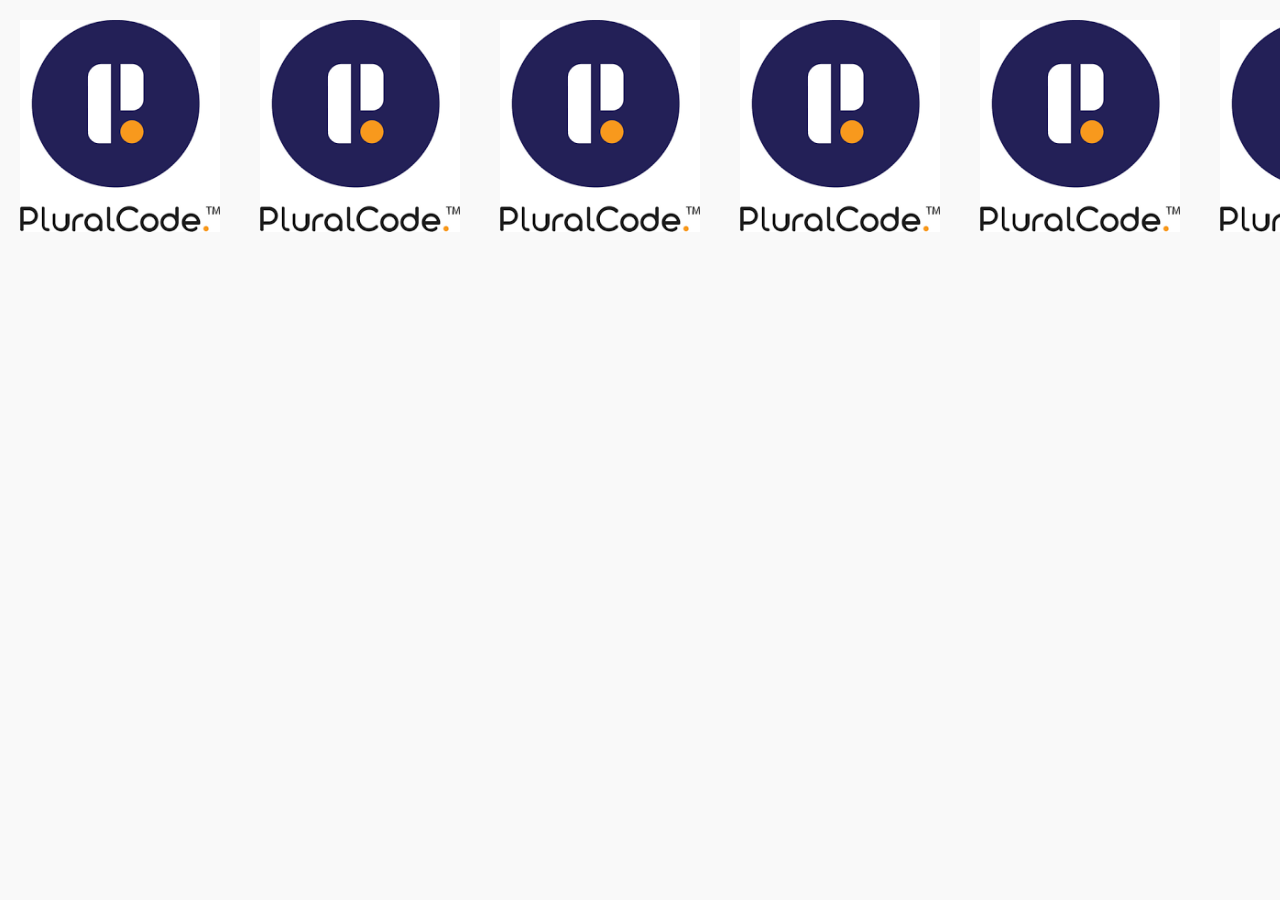
<file: index.html>
<!DOCTYPE html>
<html lang="en">
  <head>
    <meta charset="UTF-8" />
    <meta name="viewport" content="width=device-width, initial-scale=1.0" />
    <title>Continuous Partners Logo Slider</title>
    <style>
      /* Styling the body */
      body {
        font-family: Arial, sans-serif;
        margin: 0;
        padding: 0;
        background-color: #f9f9f9;
      }

      /* Logo slider container */
      .logo-slider {
        width: 100%;
        overflow: hidden;
        background-color: #f9f9f9;
        padding: 20px 0;
        box-sizing: border-box;
      }

      /* Logo track container with animation */
      .logo-track {
        display: flex;
        width: max-content;
        animation: scroll 15s linear infinite;
      }

      /* Individual logo styling */
      .logo {
        width: 200px;
        flex-shrink: 0;
        padding: 0 20px;
      }

      /* Logo image styling */
      .logo img {
        width: 100%;
        height: 100%;
        display: block;
        object-fit: cover;
      }

      /* Keyframes for continuous scrolling */
      @keyframes scroll {
        0% {
          transform: translateX(0);
        }
        100% {
          transform: translateX(-50%);
        }
      }
    </style>
  </head>
  <body>
    <div class="logo-slider">
      <div class="logo-track">
        <!-- First set of logos -->
        <div class="logo"><img src="img/image.png" alt="Partner 1" /></div>
        <div class="logo"><img src="img/image.png" alt="Partner 2" /></div>
        <div class="logo"><img src="img/image.png" alt="Partner 3" /></div>
        <div class="logo"><img src="img/image.png" alt="Partner 4" /></div>
        <div class="logo"><img src="img/image.png" alt="Partner 5" /></div>
        <div class="logo"><img src="img/image.png" alt="Partner 6" /></div>

        <!-- Duplicate set of logos for seamless effect -->
        <div class="logo"><img src="img/image.png" alt="Partner 1" /></div>
        <div class="logo"><img src="img/image.png" alt="Partner 2" /></div>
        <div class="logo"><img src="img/image.png" alt="Partner 3" /></div>
        <div class="logo"><img src="img/image.png" alt="Partner 4" /></div>
        <div class="logo"><img src="img/image.png" alt="Partner 5" /></div>
        <div class="logo"><img src="img/image.png" alt="Partner 6" /></div>
      </div>
    </div>
  </body>
</html>
</file>
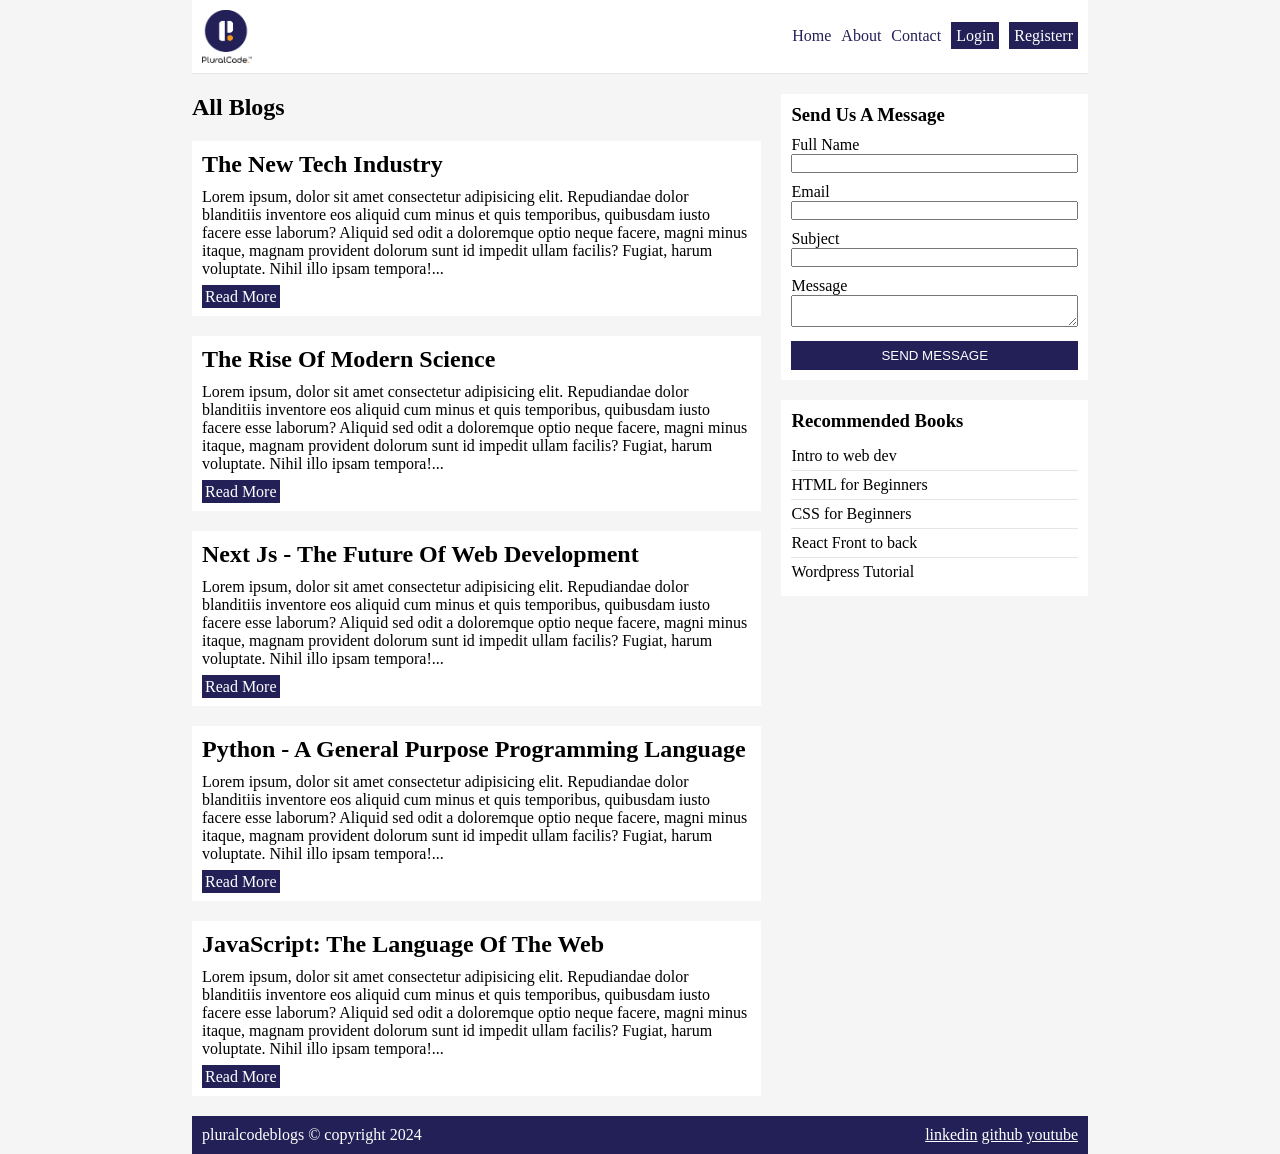
<file: blog/index.html>
<!DOCTYPE html>
<html lang="en">
  <head>
    <meta charset="UTF-8" />
    <meta name="viewport" content="width=device-width, initial-scale=1.0" />
    <title>PluralCode Blog</title>
    <link rel="stylesheet" href="style.css" />
  </head>
  <body>
    <div class="container">
      <nav>
        <img src="image.png" alt="" width="50px" />
        <ul>
          <li><a href="">Home</a></li>
          <li><a href="">About</a></li>
          <li><a href="">Contact</a></li>
          <li><a href="">Login</a></li>
          <li><a href="">Registerr</a></li>
        </ul>
      </nav>
      <section>
        <main>
          <h1>All Blogs</h1>
          <div>
            <article>
              <h2>The New Tech Industry</h2>
              <p>
                Lorem ipsum, dolor sit amet consectetur adipisicing elit.
                Repudiandae dolor blanditiis inventore eos aliquid cum minus et
                quis temporibus, quibusdam iusto facere esse laborum? Aliquid
                sed odit a doloremque optio neque facere, magni minus itaque,
                magnam provident dolorum sunt id impedit ullam facilis? Fugiat,
                harum voluptate. Nihil illo ipsam tempora!...
              </p>
              <a href="">Read More</a>
            </article>
            <article>
              <h2>The Rise Of Modern Science</h2>
              <p>
                Lorem ipsum, dolor sit amet consectetur adipisicing elit.
                Repudiandae dolor blanditiis inventore eos aliquid cum minus et
                quis temporibus, quibusdam iusto facere esse laborum? Aliquid
                sed odit a doloremque optio neque facere, magni minus itaque,
                magnam provident dolorum sunt id impedit ullam facilis? Fugiat,
                harum voluptate. Nihil illo ipsam tempora!...
              </p>
              <a href="">Read More</a>
            </article>
            <article>
              <h2>Next Js - The Future Of Web Development</h2>
              <p>
                Lorem ipsum, dolor sit amet consectetur adipisicing elit.
                Repudiandae dolor blanditiis inventore eos aliquid cum minus et
                quis temporibus, quibusdam iusto facere esse laborum? Aliquid
                sed odit a doloremque optio neque facere, magni minus itaque,
                magnam provident dolorum sunt id impedit ullam facilis? Fugiat,
                harum voluptate. Nihil illo ipsam tempora!...
              </p>
              <a href="">Read More</a>
            </article>
            <article>
              <h2>Python - A General Purpose Programming Language</h2>
              <p>
                Lorem ipsum, dolor sit amet consectetur adipisicing elit.
                Repudiandae dolor blanditiis inventore eos aliquid cum minus et
                quis temporibus, quibusdam iusto facere esse laborum? Aliquid
                sed odit a doloremque optio neque facere, magni minus itaque,
                magnam provident dolorum sunt id impedit ullam facilis? Fugiat,
                harum voluptate. Nihil illo ipsam tempora!...
              </p>
              <a href="">Read More</a>
            </article>
            <article>
              <h2>JavaScript: The Language Of The Web</h2>
              <p>
                Lorem ipsum, dolor sit amet consectetur adipisicing elit.
                Repudiandae dolor blanditiis inventore eos aliquid cum minus et
                quis temporibus, quibusdam iusto facere esse laborum? Aliquid
                sed odit a doloremque optio neque facere, magni minus itaque,
                magnam provident dolorum sunt id impedit ullam facilis? Fugiat,
                harum voluptate. Nihil illo ipsam tempora!...
              </p>
              <a href="">Read More</a>
            </article>
          </div>
        </main>
        <aside>
          <form action="">
            <!-- <fieldset>
              <legend><h4>Send Us A Message</h4></legend> -->
            <h3 style="margin-bottom: 10px">Send Us A Message</h3>
            <label for="">Full Name</label><br />
            <input type="text" />
            <label for="">Email</label><br />
            <input type="text" />
            <label for="">Subject</label><br />
            <input type="text" />
            <label for="">Message</label><br />
            <textarea name="" id=""></textarea>
            <button>SEND MESSAGE</button>
            <!-- </fieldset> -->
          </form>
          <ul>
            <h3 style="margin-bottom: 10px">Recommended Books</h3>
            <li>Intro to web dev</li>
            <li>HTML for Beginners</li>
            <li>CSS for Beginners</li>
            <li>React Front to back</li>
            <li>Wordpress Tutorial</li>
          </ul>
        </aside>
      </section>
      <footer>
        <p>pluralcodeblogs &copy; copyright 2024</p>
        <div>
          <a href="htpps://www.linkedin.com">linkedin</a>
          <a href="https://www.github.com">github</a>
          <a href="https://www.youtube.com">youtube</a>
        </div>
      </footer>
    </div>
  </body>
</html>
</file>
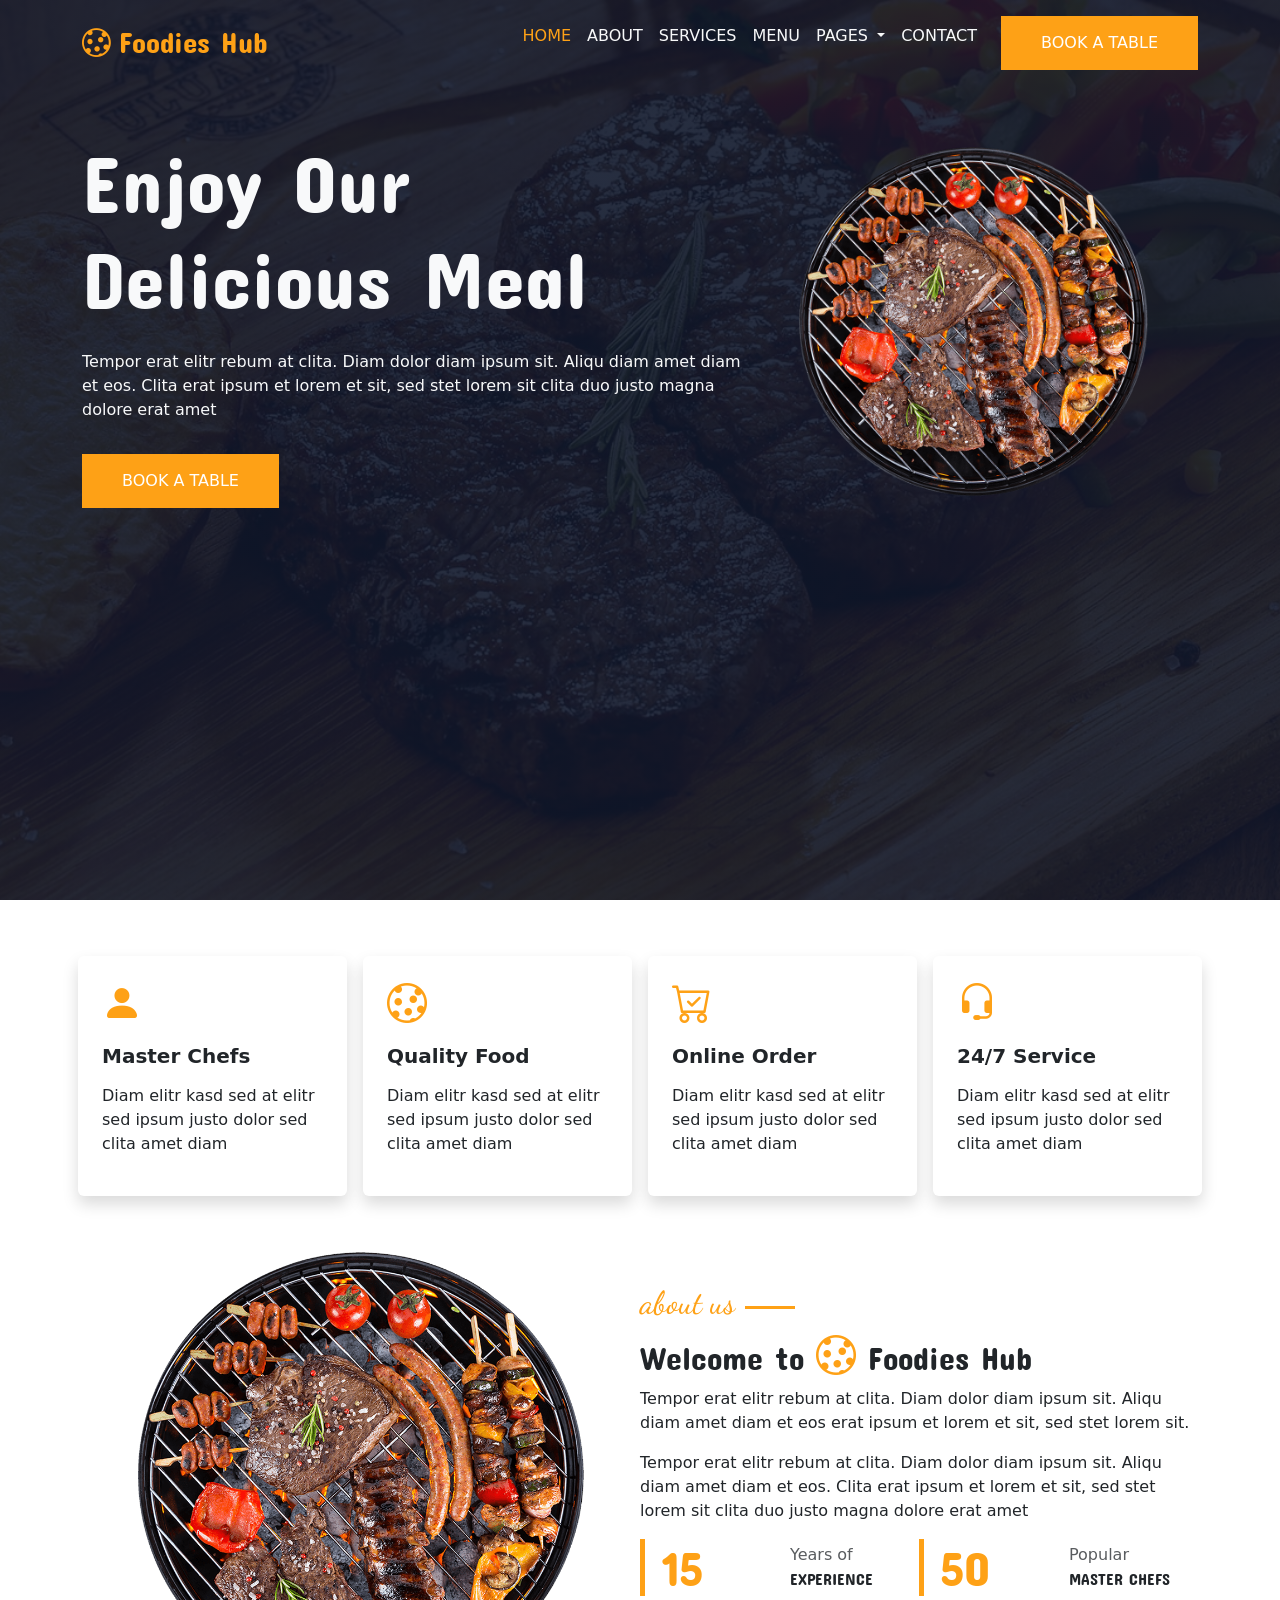
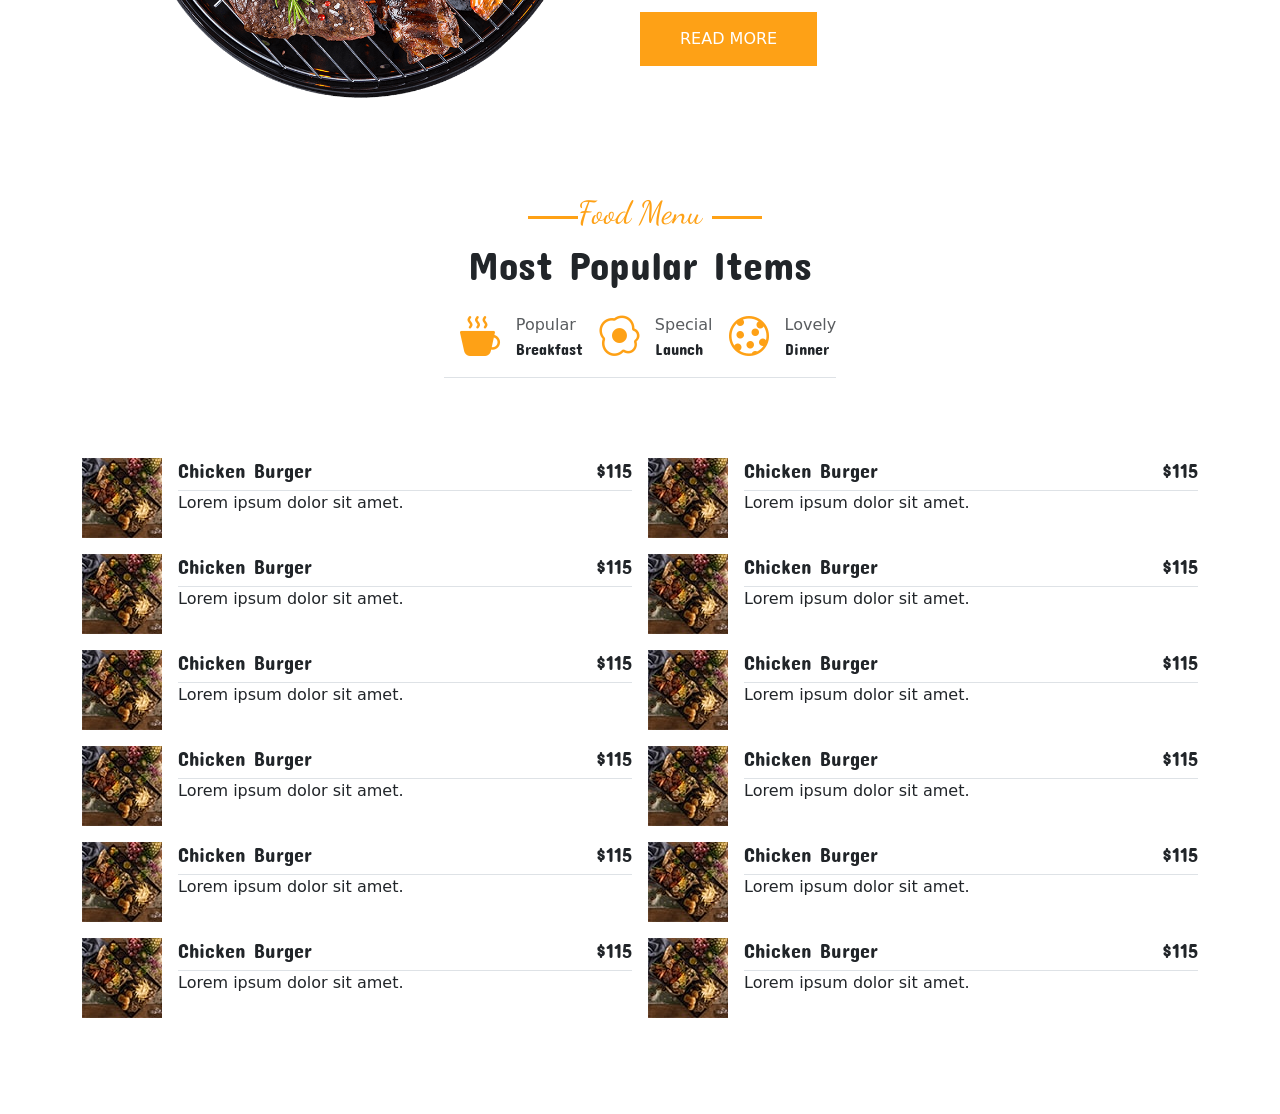
<file: bootstrap_project/index.html>
<!DOCTYPE html>
<html lang="en">
  <head>
    <meta charset="utf-8" />
    <meta name="viewport" content="width=device-width, initial-scale=1" />
    <title>Foodies Hub</title>
    <link
      href="https://cdn.jsdelivr.net/npm/bootstrap@5.3.3/dist/css/bootstrap.min.css"
      rel="stylesheet"
      integrity="sha384-QWTKZyjpPEjISv5WaRU9OFeRpok6YctnYmDr5pNlyT2bRjXh0JMhjY6hW+ALEwIH"
      crossorigin="anonymous"
    />
    <link
      rel="stylesheet"
      href="https://cdn.jsdelivr.net/npm/bootstrap-icons@1.11.3/font/bootstrap-icons.min.css"
    />
    <link rel="stylesheet" href="style.css" />
  </head>
  <body>
    <header>
      <nav class="navbar navbar-expand-lg py-3">
        <div class="container">
          <a class="navbar-brand text-light" href="#"
            ><i class="bi bi-cookie"></i
            ><span class="ms-2 custom-text2">Foodies Hub</span></a
          >
          <button
            class="navbar-toggler border border-light"
            type="button"
            data-bs-toggle="collapse"
            data-bs-target="#navbarSupportedContent"
            aria-controls="navbarSupportedContent"
            aria-expanded="false"
            aria-label="Toggle navigation"
          >
            <span class="navbar-toggler-icon"></span>
          </button>
          <div class="collapse navbar-collapse" id="navbarSupportedContent">
            <ul
              class="navbar-nav me-auto mb-2 mb-lg-0 d-flex justify-content-end w-100"
            >
              <li class="nav-item">
                <a
                  class="nav-link text-light active"
                  aria-current="page"
                  href="#"
                  >HOME</a
                >
              </li>
              <li class="nav-item">
                <a class="nav-link text-light" href="#">ABOUT</a>
              </li>
              <li class="nav-item">
                <a class="nav-link text-light" href="#">SERVICES</a>
              </li>
              <li class="nav-item">
                <a class="nav-link text-light" href="#">MENU</a>
              </li>
              <li class="nav-item dropdown">
                <a
                  class="nav-link text-light dropdown-toggle"
                  href="#"
                  role="button"
                  data-bs-toggle="dropdown"
                  aria-expanded="false"
                >
                  PAGES
                </a>
                <ul class="dropdown-menu">
                  <li><a class="dropdown-item" href="#">Action</a></li>
                  <li><a class="dropdown-item" href="#">Another action</a></li>
                  <li><hr class="dropdown-divider" /></li>
                  <li>
                    <a class="dropdown-item" href="#">Something else here</a>
                  </li>
                </ul>
              </li>
              <li class="nav-item">
                <a class="nav-link text-light" aria-disabled="true">CONTACT</a>
              </li>
              <li class="nav-item">
                <a class="ms-3 btn btn-warning" aria-disabled="true"
                  >BOOK A TABLE</a
                >
              </li>
            </ul>
          </div>
        </div>
      </nav>
      <div
        class="mt-5 container text-light d-lg-flex d-block align-items-center"
      >
        <div class="text-cont text-lg-start text-center">
          <h1 class="display-1 custom-text2">
            Enjoy Our <br />
            Delicious Meal
          </h1>
          <p class="py-3">
            Tempor erat elitr rebum at clita. Diam dolor diam ipsum sit. Aliqu
            diam amet diam et eos. Clita erat ipsum et lorem et sit, sed stet
            lorem sit clita duo justo magna dolore erat amet
          </p>
          <a href="" class="btn btn-warning">BOOK A TABLE</a>
        </div>
        <div class="image-cont">
          <img src="img/hero.png" alt="" class="hero-image" />
        </div>
      </div>
    </header>
    <div class="container py-5">
      <div class="row custom-row">
        <section class="col-xl-3 col-lg-6 col-12 p-2">
          <div class="shadow rounded p-4">
            <i class="bi bi-person-fill display-6"></i>
            <h5 class="fw-bold my-3">Master Chefs</h5>
            <p>
              Diam elitr kasd sed at elitr sed ipsum justo dolor sed clita amet
              diam
            </p>
          </div>
        </section>
        <section class="col-xl-3 col-lg-6 col-12 p-2">
          <div class="shadow rounded p-4">
            <i class="bi bi-cookie display-6"></i>
            <h5 class="fw-bold my-3">Quality Food</h5>
            <p>
              Diam elitr kasd sed at elitr sed ipsum justo dolor sed clita amet
              diam
            </p>
          </div>
        </section>
        <section class="col-xl-3 col-lg-6 col-12 p-2">
          <div class="shadow rounded p-4">
            <i class="bi bi-cart-check display-6"></i>
            <h5 class="fw-bold my-3">Online Order</h5>
            <p>
              Diam elitr kasd sed at elitr sed ipsum justo dolor sed clita amet
              diam
            </p>
          </div>
        </section>
        <section class="col-xl-3 col-lg-6 col-12 p-2">
          <div class="shadow rounded p-4">
            <i class="bi bi-headset display-6"></i>
            <h5 class="fw-bold my-3">24/7 Service</h5>
            <p>
              Diam elitr kasd sed at elitr sed ipsum justo dolor sed clita amet
              diam
            </p>
          </div>
        </section>
      </div>
    </div>
    <div
      class="container d-lg-flex d-block align-items-center welcome-container"
    >
      <div class="images">
        <img src="img/hero.png" alt="" width="80%" class="m-auto d-block" />
      </div>
      <div class="texts">
        <span class="custom-text about-us">
          <h2>about us</h2>
          <span class="line"></span
        ></span>
        <h2 class="custom-text2">
          Welcome to <i class="bi bi-cookie display-6 text-warning"></i> Foodies
          Hub
        </h2>
        <p>
          Tempor erat elitr rebum at clita. Diam dolor diam ipsum sit. Aliqu
          diam amet diam et eos erat ipsum et lorem et sit, sed stet lorem sit.
        </p>
        <p>
          Tempor erat elitr rebum at clita. Diam dolor diam ipsum sit. Aliqu
          diam amet diam et eos. Clita erat ipsum et lorem et sit, sed stet
          lorem sit clita duo justo magna dolore erat amet
        </p>
        <div class="d-lg-flex d-block align-items-center mb-3">
          <div class="custom-border d-flex align-items-center">
            <div class="custom-text2 text-warning display-5 ms-3">15</div>
            <div>
              <p class="p-0 m-0 text-muted">Years of</p>
              <p class="p-0 m-0 custom-text2">EXPERIENCE</p>
            </div>
          </div>
          <div class="custom-border d-flex align-items-center">
            <div class="custom-text2 text-warning display-5 ms-3">50</div>
            <div>
              <p class="p-0 m-0 text-muted">Popular</p>
              <p class="p-0 m-0 custom-text2">MASTER CHEFS</p>
            </div>
          </div>
        </div>
        <a href="" class="btn btn-warning">READ MORE</a>
      </div>
    </div>
    <div class="container food-menu my-5 py-5">
      <span class="d-flex align-items-center justify-content-center"
        ><div class="line"></div>
        <h2 class="custom-text text-warning">Food Menu</h2>
        <div class="line"></div
      ></span>
      <h1 class="custom-text2 text-center">Most Popular Items</h1>
      <div class="d-flex align-items-center justify-content-center">
        <div
          class="d-flex align-items-center justify-content-center mt-3 mb-3 border-bottom pb-3"
          style="width: fit-content"
        >
          <div class="d-flex align-items-center">
            <i class="bi bi-cup-hot-fill display-6 text-warning mx-3"></i>
            <div>
              <p class="p-0 m-0 text-muted">Popular</p>
              <p class="p-0 m-0 custom-text2">Breakfast</p>
            </div>
          </div>
          <div class="d-flex align-items-center">
            <i class="bi bi-egg-fried display-6 text-warning mx-3"></i>
            <div>
              <p class="p-0 m-0 text-muted">Special</p>
              <p class="p-0 m-0 custom-text2">Launch</p>
            </div>
          </div>
          <div class="d-flex align-items-center">
            <i class="bi bi-cookie display-6 text-warning mx-3"></i>
            <div>
              <p class="p-0 m-0 text-muted">Lovely</p>
              <p class="p-0 m-0 custom-text2">Dinner</p>
            </div>
          </div>
        </div>
      </div>
      <div class="row g-3 mt-5">
        <div class="col-lg-6 col-12 d-flex">
          <img src="img/menu.jpg" alt="" />
          <div style="flex: 1" class="ms-3">
            <div
              class="border-bottom d-flex align-items-center justify-content-between"
            >
              <h5 class="custom-text2">Chicken Burger</h5>
              <h5 class="custom-text2">$115</h5>
            </div>
            <p>Lorem ipsum dolor sit amet.</p>
          </div>
        </div>
        <div class="col-lg-6 col-12 d-flex">
          <img src="img/menu.jpg" alt="" />
          <div style="flex: 1" class="ms-3">
            <div
              class="border-bottom d-flex align-items-center justify-content-between"
            >
              <h5 class="custom-text2">Chicken Burger</h5>
              <h5 class="custom-text2">$115</h5>
            </div>
            <p>Lorem ipsum dolor sit amet.</p>
          </div>
        </div>
        <div class="col-lg-6 col-12 d-flex">
          <img src="img/menu.jpg" alt="" />
          <div style="flex: 1" class="ms-3">
            <div
              class="border-bottom d-flex align-items-center justify-content-between"
            >
              <h5 class="custom-text2">Chicken Burger</h5>
              <h5 class="custom-text2">$115</h5>
            </div>
            <p>Lorem ipsum dolor sit amet.</p>
          </div>
        </div>
        <div class="col-lg-6 col-12 d-flex">
          <img src="img/menu.jpg" alt="" />
          <div style="flex: 1" class="ms-3">
            <div
              class="border-bottom d-flex align-items-center justify-content-between"
            >
              <h5 class="custom-text2">Chicken Burger</h5>
              <h5 class="custom-text2">$115</h5>
            </div>
            <p>Lorem ipsum dolor sit amet.</p>
          </div>
        </div>
        <div class="col-lg-6 col-12 d-flex">
          <img src="img/menu.jpg" alt="" />
          <div style="flex: 1" class="ms-3">
            <div
              class="border-bottom d-flex align-items-center justify-content-between"
            >
              <h5 class="custom-text2">Chicken Burger</h5>
              <h5 class="custom-text2">$115</h5>
            </div>
            <p>Lorem ipsum dolor sit amet.</p>
          </div>
        </div>
        <div class="col-lg-6 col-12 d-flex">
          <img src="img/menu.jpg" alt="" />
          <div style="flex: 1" class="ms-3">
            <div
              class="border-bottom d-flex align-items-center justify-content-between"
            >
              <h5 class="custom-text2">Chicken Burger</h5>
              <h5 class="custom-text2">$115</h5>
            </div>
            <p>Lorem ipsum dolor sit amet.</p>
          </div>
        </div>
        <div class="col-lg-6 col-12 d-flex">
          <img src="img/menu.jpg" alt="" />
          <div style="flex: 1" class="ms-3">
            <div
              class="border-bottom d-flex align-items-center justify-content-between"
            >
              <h5 class="custom-text2">Chicken Burger</h5>
              <h5 class="custom-text2">$115</h5>
            </div>
            <p>Lorem ipsum dolor sit amet.</p>
          </div>
        </div>
        <div class="col-lg-6 col-12 d-flex">
          <img src="img/menu.jpg" alt="" />
          <div style="flex: 1" class="ms-3">
            <div
              class="border-bottom d-flex align-items-center justify-content-between"
            >
              <h5 class="custom-text2">Chicken Burger</h5>
              <h5 class="custom-text2">$115</h5>
            </div>
            <p>Lorem ipsum dolor sit amet.</p>
          </div>
        </div>
        <div class="col-lg-6 col-12 d-flex">
          <img src="img/menu.jpg" alt="" />
          <div style="flex: 1" class="ms-3">
            <div
              class="border-bottom d-flex align-items-center justify-content-between"
            >
              <h5 class="custom-text2">Chicken Burger</h5>
              <h5 class="custom-text2">$115</h5>
            </div>
            <p>Lorem ipsum dolor sit amet.</p>
          </div>
        </div>
        <div class="col-lg-6 col-12 d-flex">
          <img src="img/menu.jpg" alt="" />
          <div style="flex: 1" class="ms-3">
            <div
              class="border-bottom d-flex align-items-center justify-content-between"
            >
              <h5 class="custom-text2">Chicken Burger</h5>
              <h5 class="custom-text2">$115</h5>
            </div>
            <p>Lorem ipsum dolor sit amet.</p>
          </div>
        </div>
        <div class="col-lg-6 col-12 d-flex">
          <img src="img/menu.jpg" alt="" />
          <div style="flex: 1" class="ms-3">
            <div
              class="border-bottom d-flex align-items-center justify-content-between"
            >
              <h5 class="custom-text2">Chicken Burger</h5>
              <h5 class="custom-text2">$115</h5>
            </div>
            <p>Lorem ipsum dolor sit amet.</p>
          </div>
        </div>
        <div class="col-lg-6 col-12 d-flex">
          <img src="img/menu.jpg" alt="" />
          <div style="flex: 1" class="ms-3">
            <div
              class="border-bottom d-flex align-items-center justify-content-between"
            >
              <h5 class="custom-text2">Chicken Burger</h5>
              <h5 class="custom-text2">$115</h5>
            </div>
            <p>Lorem ipsum dolor sit amet.</p>
          </div>
        </div>
      </div>
    </div>
    <script
      src="https://cdn.jsdelivr.net/npm/bootstrap@5.3.3/dist/js/bootstrap.bundle.min.js"
      integrity="sha384-YvpcrYf0tY3lHB60NNkmXc5s9fDVZLESaAA55NDzOxhy9GkcIdslK1eN7N6jIeHz"
      crossorigin="anonymous"
    ></script>
  </body>
</html>
</file>
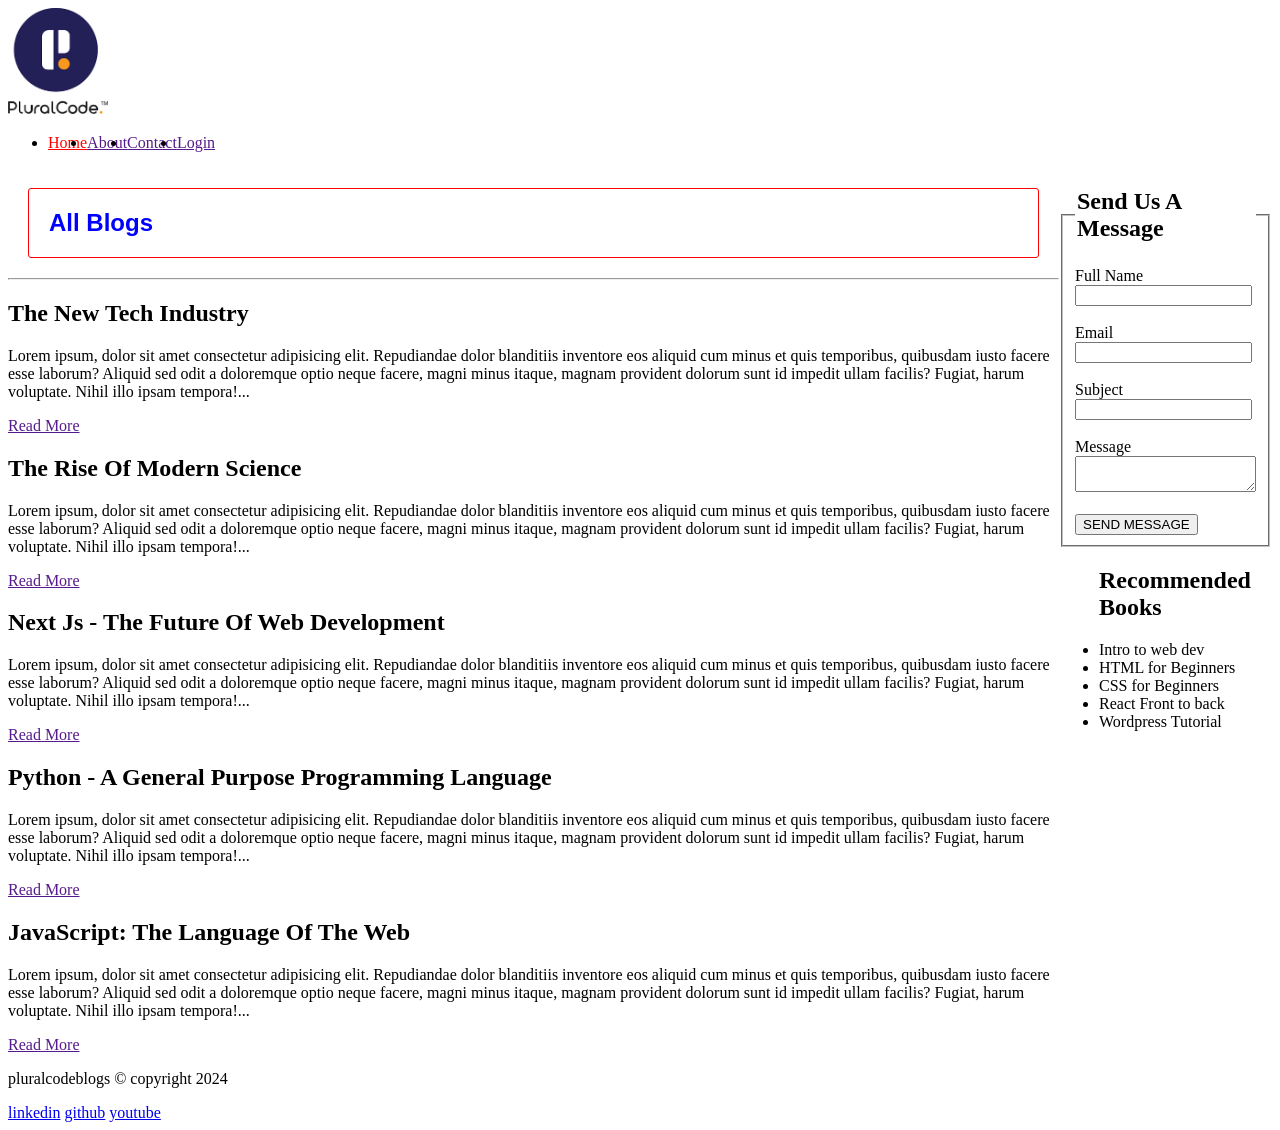
<file: css/index.html>
<!DOCTYPE html>
<html lang="en">
  <head>
    <meta charset="UTF-8" />
    <meta name="viewport" content="width=device-width, initial-scale=1.0" />
    <title>PluralCode Blog</title>
    <link rel="stylesheet" href="style.css" />
  </head>
  <body>
    <div class="container">
      <nav>
        <img src="image.png" alt="" width="100px" />
        <ul class="nav-links">
          <li><a href="" id="active">Home</a></li>
          <li><a href="">About</a></li>
          <li><a href="">Contact</a></li>
          <li><a href="">Login</a></li>
        </ul>
      </nav>
      <section class="section">
        <main>
          <h1>All Blogs</h1>
          <hr />
          <section>
            <article>
              <h2>The New Tech Industry</h2>
              <p>
                Lorem ipsum, dolor sit amet consectetur adipisicing elit.
                Repudiandae dolor blanditiis inventore eos aliquid cum minus et
                quis temporibus, quibusdam iusto facere esse laborum? Aliquid
                sed odit a doloremque optio neque facere, magni minus itaque,
                magnam provident dolorum sunt id impedit ullam facilis? Fugiat,
                harum voluptate. Nihil illo ipsam tempora!...
              </p>
              <a href="">Read More</a>
            </article>
            <article>
              <h2>The Rise Of Modern Science</h2>
              <p>
                Lorem ipsum, dolor sit amet consectetur adipisicing elit.
                Repudiandae dolor blanditiis inventore eos aliquid cum minus et
                quis temporibus, quibusdam iusto facere esse laborum? Aliquid
                sed odit a doloremque optio neque facere, magni minus itaque,
                magnam provident dolorum sunt id impedit ullam facilis? Fugiat,
                harum voluptate. Nihil illo ipsam tempora!...
              </p>
              <a href="">Read More</a>
            </article>
            <article>
              <h2>Next Js - The Future Of Web Development</h2>
              <p>
                Lorem ipsum, dolor sit amet consectetur adipisicing elit.
                Repudiandae dolor blanditiis inventore eos aliquid cum minus et
                quis temporibus, quibusdam iusto facere esse laborum? Aliquid
                sed odit a doloremque optio neque facere, magni minus itaque,
                magnam provident dolorum sunt id impedit ullam facilis? Fugiat,
                harum voluptate. Nihil illo ipsam tempora!...
              </p>
              <a href="">Read More</a>
            </article>
            <article>
              <h2>Python - A General Purpose Programming Language</h2>
              <p>
                Lorem ipsum, dolor sit amet consectetur adipisicing elit.
                Repudiandae dolor blanditiis inventore eos aliquid cum minus et
                quis temporibus, quibusdam iusto facere esse laborum? Aliquid
                sed odit a doloremque optio neque facere, magni minus itaque,
                magnam provident dolorum sunt id impedit ullam facilis? Fugiat,
                harum voluptate. Nihil illo ipsam tempora!...
              </p>
              <a href="">Read More</a>
            </article>
            <article>
              <h2>JavaScript: The Language Of The Web</h2>
              <p>
                Lorem ipsum, dolor sit amet consectetur adipisicing elit.
                Repudiandae dolor blanditiis inventore eos aliquid cum minus et
                quis temporibus, quibusdam iusto facere esse laborum? Aliquid
                sed odit a doloremque optio neque facere, magni minus itaque,
                magnam provident dolorum sunt id impedit ullam facilis? Fugiat,
                harum voluptate. Nihil illo ipsam tempora!...
              </p>
              <a href="">Read More</a>
            </article>
          </section>
        </main>
        <aside>
          <form action="">
            <fieldset>
              <legend><h2>Send Us A Message</h2></legend>
              <label for="">Full Name</label><br />
              <input type="text" /> <br />
              <br />
              <label for="">Email</label><br />
              <input type="text" /> <br /><br />
              <label for="">Subject</label><br />
              <input type="text" /> <br /><br />
              <label for="">Message</label><br />
              <textarea name="" id=""></textarea> <br /><br />
              <button>SEND MESSAGE</button>
            </fieldset>
          </form>
          <ul>
            <h2>Recommended Books</h2>
            <li>Intro to web dev</li>
            <li>HTML for Beginners</li>
            <li>CSS for Beginners</li>
            <li>React Front to back</li>
            <li>Wordpress Tutorial</li>
          </ul>
        </aside>
      </section>
      <footer>
        <p>pluralcodeblogs &copy; copyright 2024</p>
        <div>
          <a href="htpps://www.linkedin.com">linkedin</a>
          <a href="https://www.github.com">github</a>
          <a href="https://www.youtube.com">youtube</a>
        </div>
      </footer>
    </div>
  </body>
</html>
</file>
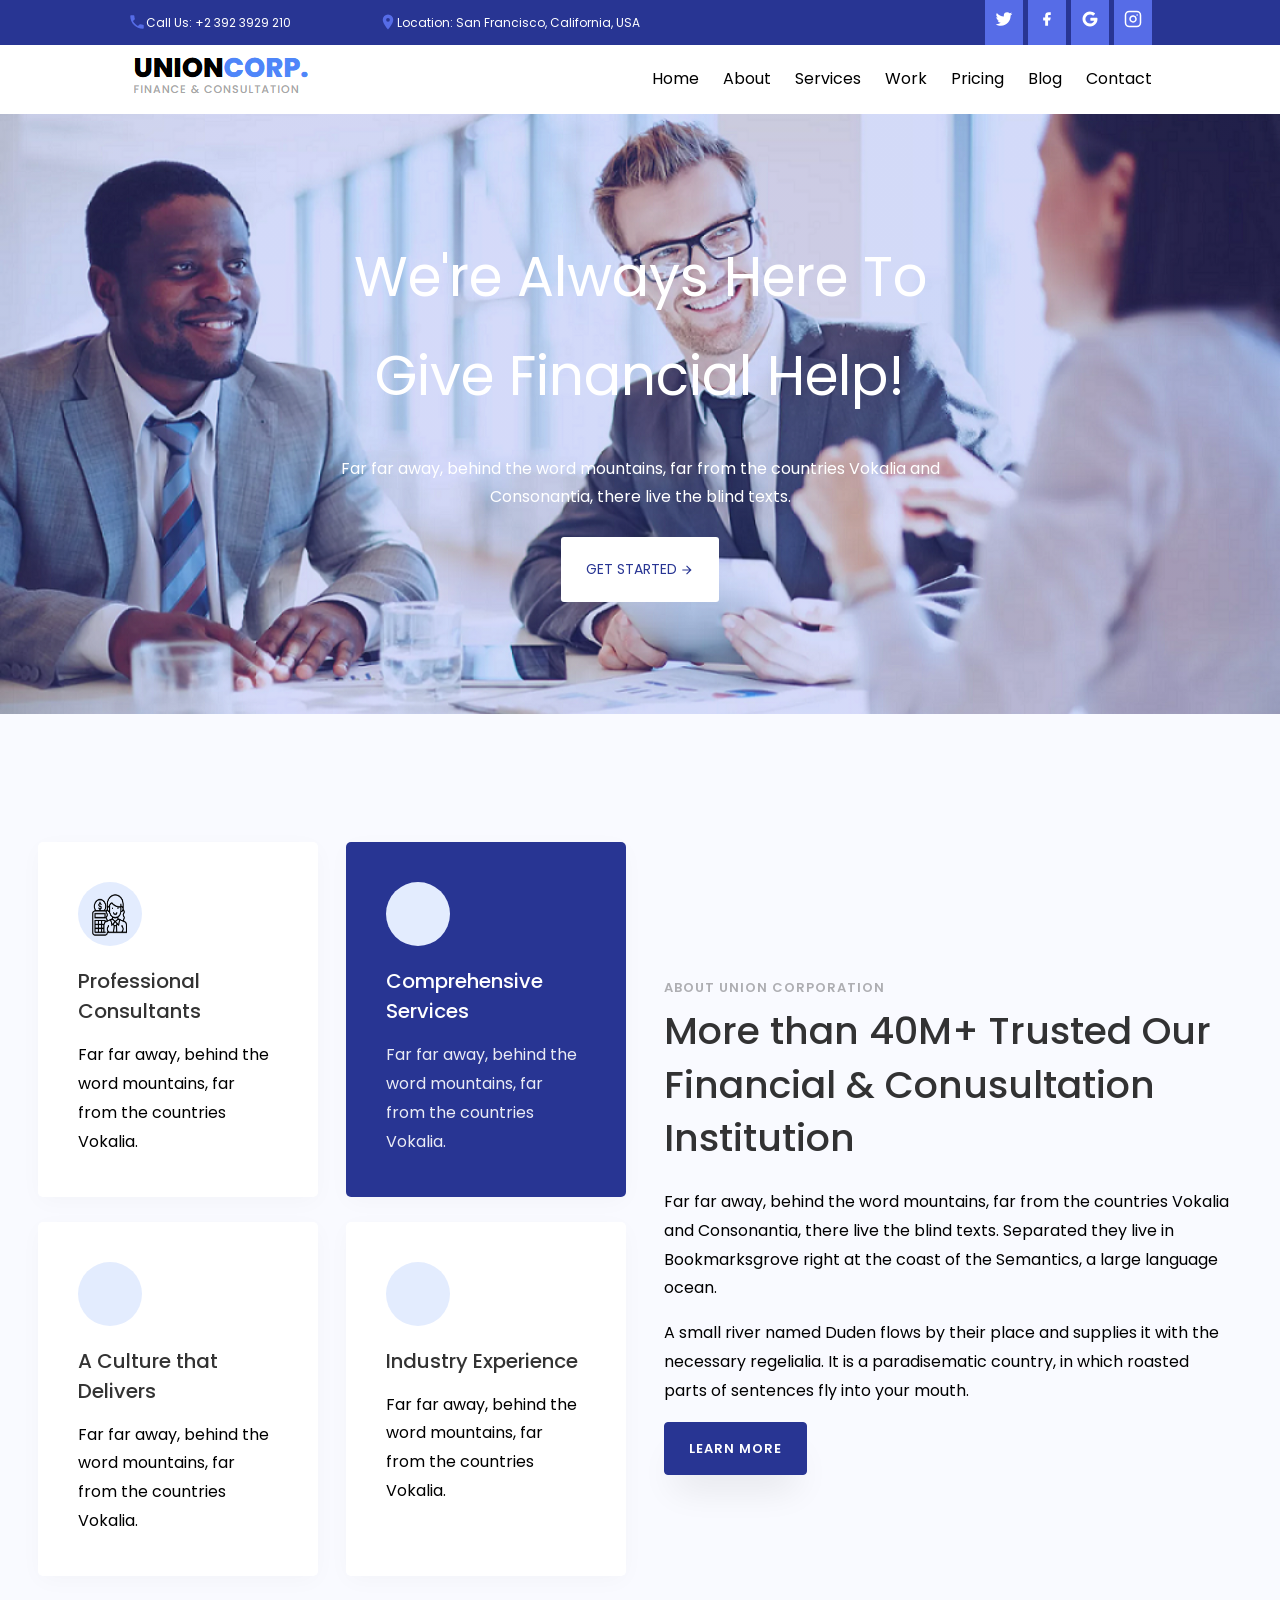
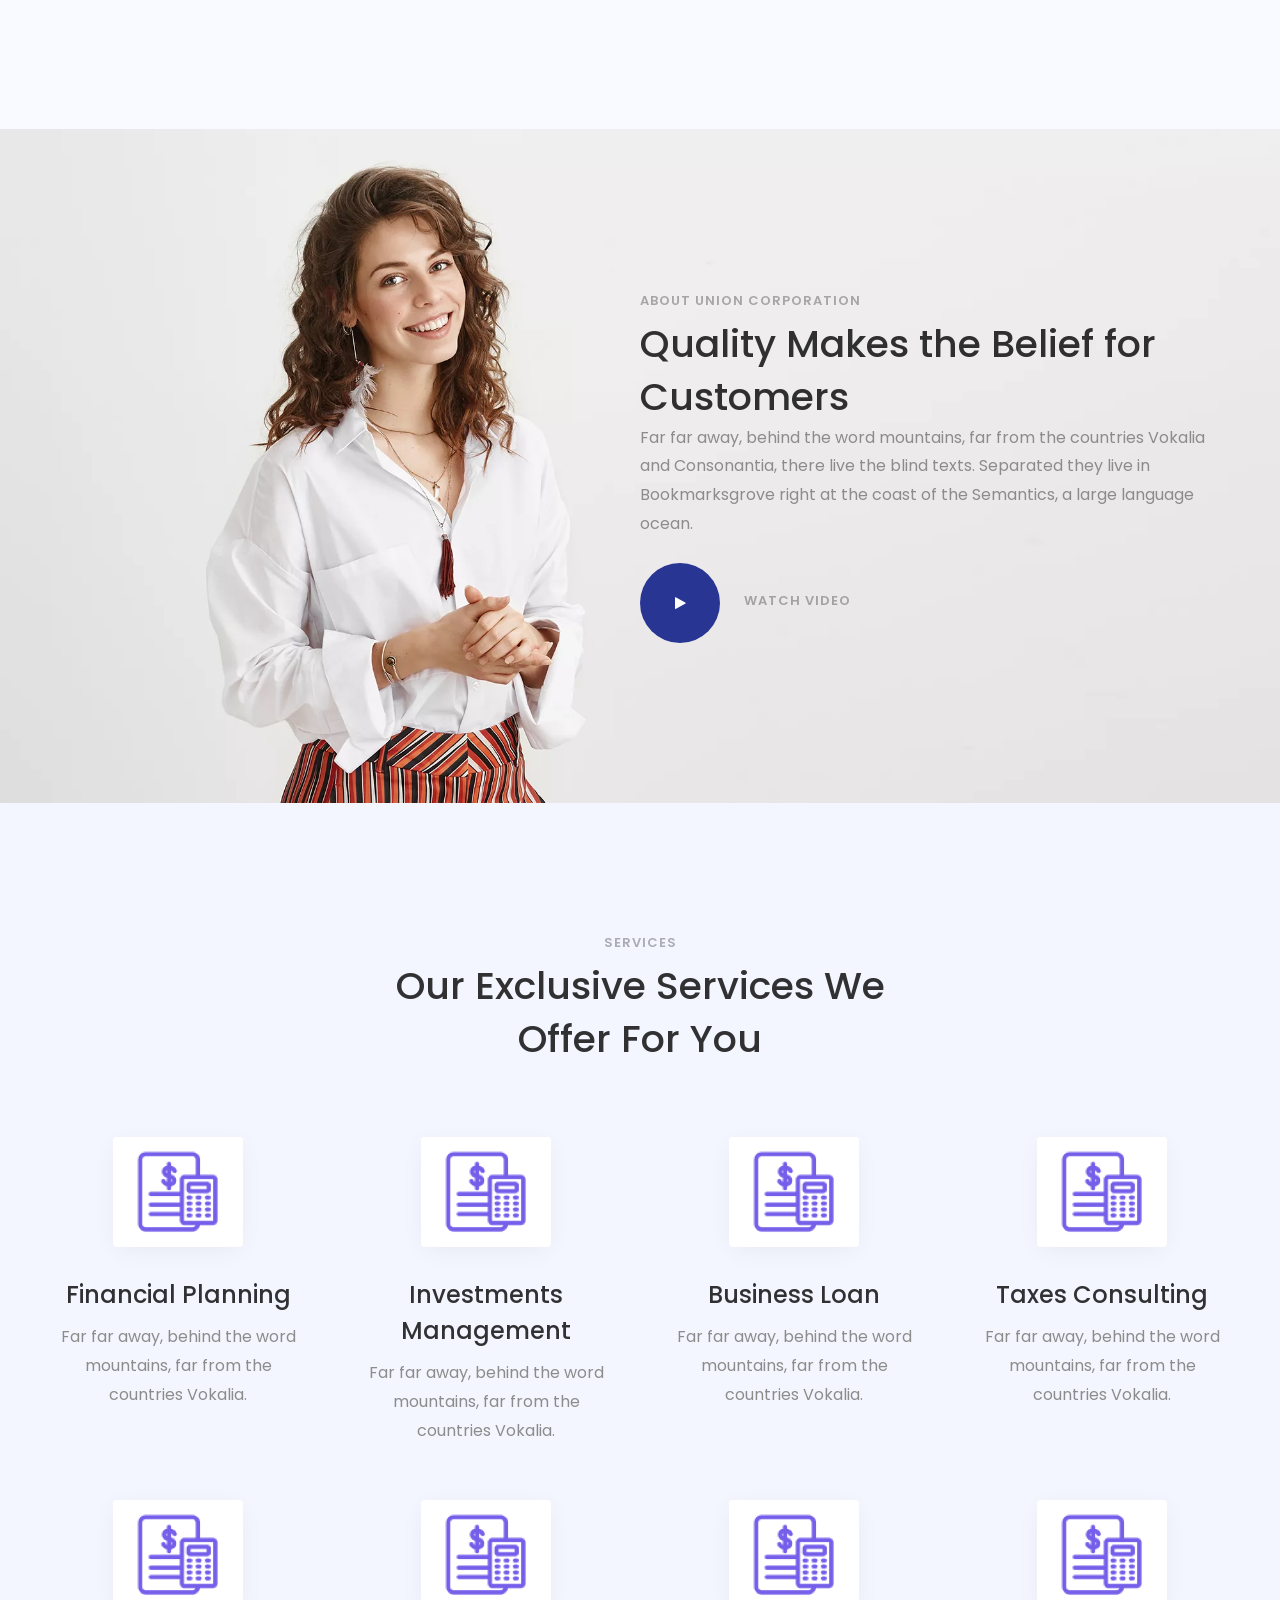
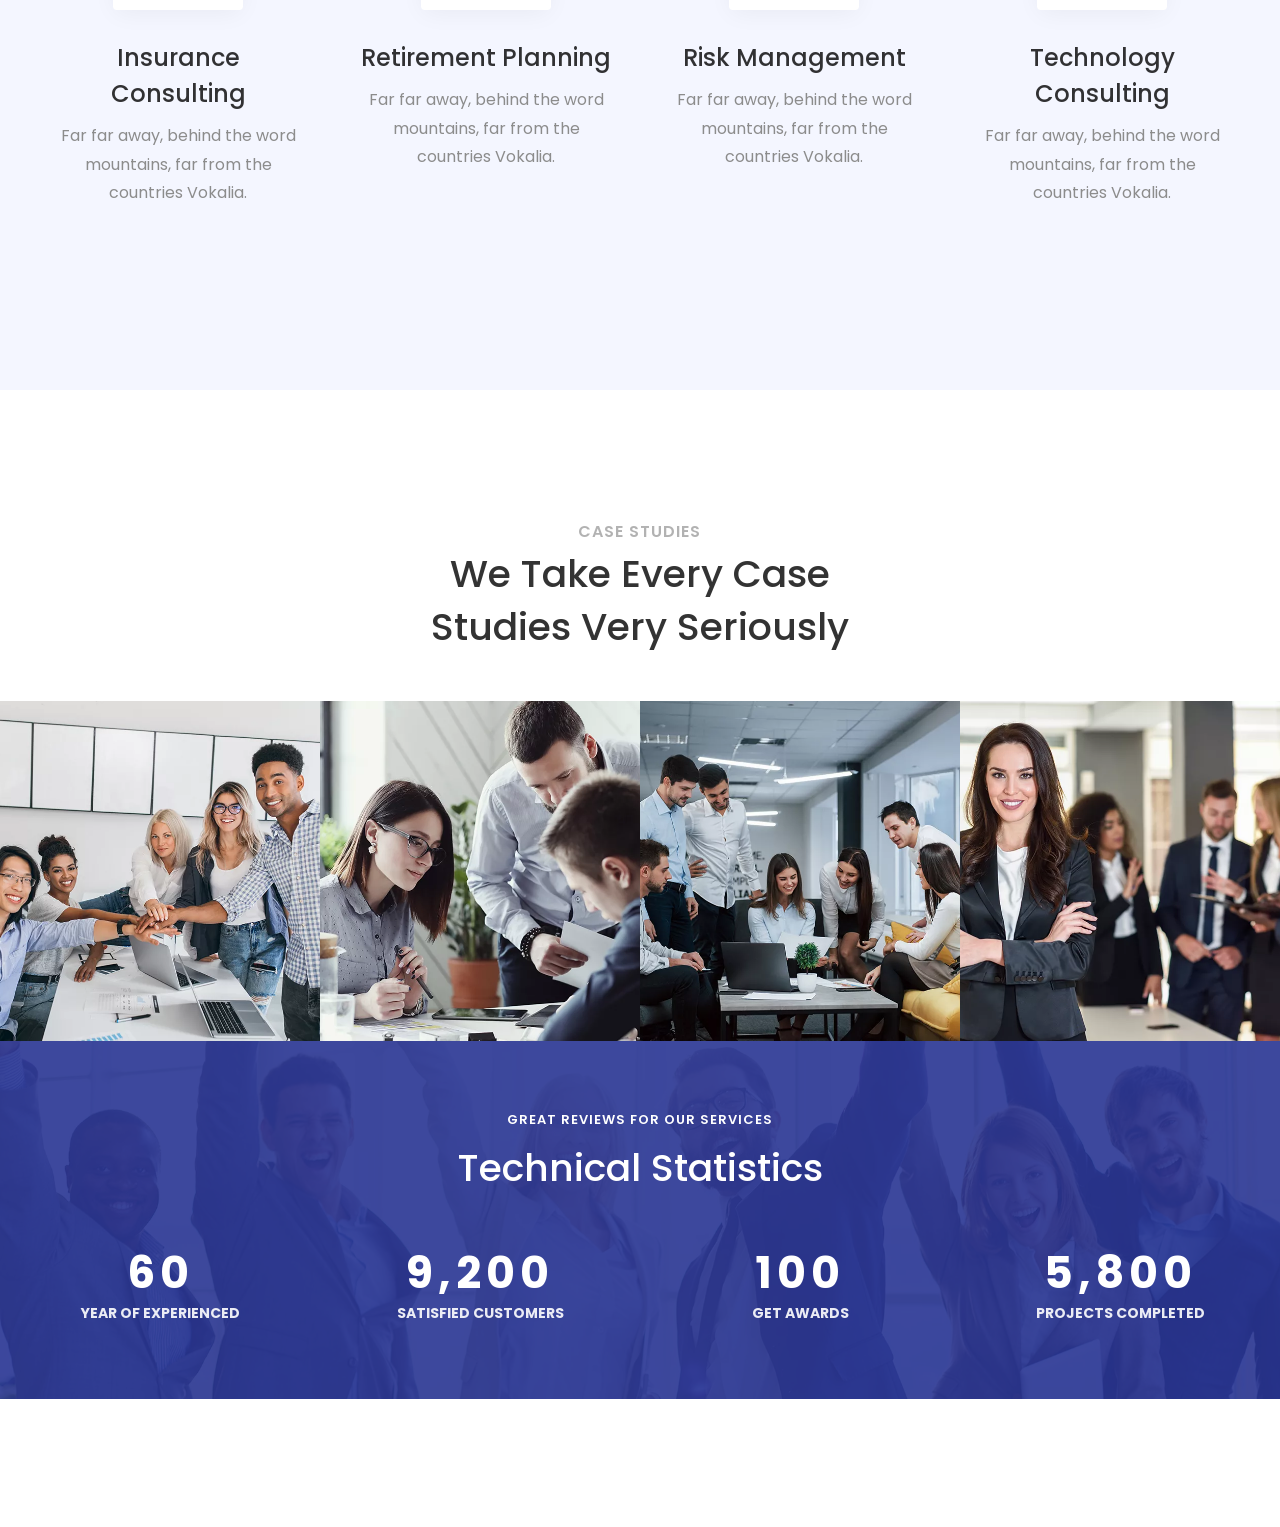
<file: designs/index.html>
<!DOCTYPE html>
<html lang="en">
  <head>
    <meta charset="UTF-8" />
    <meta name="viewport" content="width=device-width, initial-scale=1.0" />
    <title>CSS Projects</title>
    <link rel="preconnect" href="https://fonts.googleapis.com" />
    <link rel="preconnect" href="https://fonts.gstatic.com" crossorigin />
    <link
      rel="stylesheet"
      href="https://cdnjs.cloudflare.com/ajax/libs/font-awesome/4.7.0/css/font-awesome.min.css" />
    <link
      href="https://fonts.googleapis.com/css2?family=Poppins:ital,wght@0,100;0,200;0,300;0,400;0,500;0,600;0,700;0,800;0,900;1,100;1,200;1,300;1,400;1,500;1,600;1,700;1,800;1,900&display=swap"
      rel="stylesheet" />

    <link rel="stylesheet" href="style.css" />
  </head>
  <body>
    <nav>
      <div class="top-nav">
        <div class="left">
          <span>
            <svg
              xmlns="http://www.w3.org/2000/svg"
              width="1.5em"
              height="1.5em"
              viewBox="0 0 24 24">
              <path
                fill="currentColor"
                d="M6.62 10.79c1.44 2.83 3.76 5.14 6.59 6.59l2.2-2.2c.27-.27.67-.36 1.02-.24c1.12.37 2.33.57 3.57.57c.55 0 1 .45 1 1V20c0 .55-.45 1-1 1c-9.39 0-17-7.61-17-17c0-.55.45-1 1-1h3.5c.55 0 1 .45 1 1c0 1.25.2 2.45.57 3.57c.11.35.03.74-.25 1.02z" />
            </svg>
            <span> Call Us: +2 392 3929 210</span>
          </span>
          <span>
            <svg
              xmlns="http://www.w3.org/2000/svg"
              width="1.5em"
              height="1.5em"
              viewBox="0 0 24 24">
              <path
                fill="currentColor"
                d="M12 11.5A2.5 2.5 0 0 1 9.5 9A2.5 2.5 0 0 1 12 6.5A2.5 2.5 0 0 1 14.5 9a2.5 2.5 0 0 1-2.5 2.5M12 2a7 7 0 0 0-7 7c0 5.25 7 13 7 13s7-7.75 7-13a7 7 0 0 0-7-7" />
            </svg>
            <span> Location: San Francisco, California, USA </span>
          </span>
        </div>
        <div class="right">
          <a href="">
            <svg
              xmlns="http://www.w3.org/2000/svg"
              width="1.5em"
              height="1.5em"
              viewBox="0 0 20 20">
              <path
                fill="currentColor"
                d="M17.316 6.246q.011.244.011.488c0 4.99-3.797 10.742-10.74 10.742c-2.133 0-4.116-.625-5.787-1.697a7.58 7.58 0 0 0 5.588-1.562a3.78 3.78 0 0 1-3.526-2.621a3.86 3.86 0 0 0 1.705-.065a3.78 3.78 0 0 1-3.028-3.703v-.047a3.8 3.8 0 0 0 1.71.473a3.775 3.775 0 0 1-1.168-5.041a10.72 10.72 0 0 0 7.781 3.945a3.8 3.8 0 0 1-.097-.861a3.773 3.773 0 0 1 3.774-3.773a3.77 3.77 0 0 1 2.756 1.191a7.6 7.6 0 0 0 2.397-.916a3.8 3.8 0 0 1-1.66 2.088a7.6 7.6 0 0 0 2.168-.594a7.6 7.6 0 0 1-1.884 1.953" />
            </svg>
          </a>
          <a href=""
            ><svg
              xmlns="http://www.w3.org/2000/svg"
              width="1.5em"
              height="1.5em"
              viewBox="0 0 24 24">
              <path
                fill="currentColor"
                d="M14.2 2.875A4.625 4.625 0 0 0 9.575 7.5v2.575H7.1c-.124 0-.225.1-.225.225v3.4c0 .124.1.225.225.225h2.475V20.9c0 .124.1.225.225.225h3.4c.124 0 .225-.1.225-.225v-6.975h2.497c.103 0 .193-.07.218-.17l.85-3.4a.225.225 0 0 0-.218-.28h-3.347V7.5a.775.775 0 0 1 .775-.775h2.6c.124 0 .225-.1.225-.225V3.1c0-.124-.1-.225-.225-.225z" />
            </svg>
          </a>
          <a href="">
            <svg
              xmlns="http://www.w3.org/2000/svg"
              width="1.5em"
              height="1.5em"
              viewBox="0 0 24 24">
              <path
                fill="currentColor"
                d="M21.999 12.044a9.8 9.8 0 0 1-1.323 5.002a9.8 9.8 0 0 1-3.682 3.628a9.97 9.97 0 0 1-4.951 1.348a10 10 0 0 1-4.972-1.36a10.03 10.03 0 0 1-3.64-3.656A10 10 0 0 1 2 12.044c0-1.758.465-3.485 1.345-5.006a10.03 10.03 0 0 1 3.64-3.656a10 10 0 0 1 4.971-1.36c2.407.01 4.73.886 6.545 2.47a.657.657 0 0 1 0 .96l-1.852 1.856a.656.656 0 0 1-.872 0a6.04 6.04 0 0 0-3.734-1.413a6.04 6.04 0 0 0-5.264 3.053a6.14 6.14 0 0 0-.872 3.096a6.1 6.1 0 0 0 .829 3.042a6.04 6.04 0 0 0 5.306 3.01a6.06 6.06 0 0 0 3.036-.82a6.25 6.25 0 0 0 2.605-3.075h-4.564a.645.645 0 0 1-.646-.658v-2.578a.636.636 0 0 1 .646-.647h8.148a.645.645 0 0 1 .646.539q.096.59.086 1.187" />
            </svg>
          </a>
          <a href="">
            <svg
              xmlns="http://www.w3.org/2000/svg"
              width="1.5em"
              height="1.5em"
              viewBox="0 0 24 24">
              <g
                fill="none"
                stroke="currentColor"
                stroke-linecap="round"
                stroke-linejoin="round"
                stroke-width="2">
                <rect width="20" height="20" x="2" y="2" rx="5" ry="5" />
                <path
                  d="M16 11.37A4 4 0 1 1 12.63 8A4 4 0 0 1 16 11.37m1.5-4.87h.01" />
              </g>
            </svg>
          </a>
        </div>
      </div>
      <div class="bottom-nav">
        <div class="left">
          <img src="finance.png" alt="" />
        </div>
        <div class="rigt">
          <a href="">Home</a>
          <a href="">About</a>
          <a href="">Services</a>
          <a href="">Work</a>
          <a href="">Pricing</a>
          <a href="">Blog</a>
          <a href="">Contact</a>
        </div>
      </div>
    </nav>
    <header>
      <div>
        <h1>
          We're Always Here To <br />
          Give Financial Help!
        </h1>
        <p>
          Far far away, behind the word mountains, far from the countries
          Vokalia and <br />
          Consonantia, there live the blind texts.
        </p>
        <a href="">
          <span>GET STARTED</span>
          <svg
            xmlns="http://www.w3.org/2000/svg"
            width="1em"
            height="1em"
            viewBox="0 0 24 24">
            <path
              fill="currentColor"
              d="M4 11v2h12l-5.5 5.5l1.42 1.42L19.84 12l-7.92-7.92L10.5 5.5L16 11z" />
          </svg>
        </a>
      </div>
    </header>

    <section class="section-1">
      <div class="container">
        <div class="row-section-1">
          <div class="left-container">
            <div class="left-row">
              <div class="services-wrap">
                <div class="services">
                  <div class="icon">
                    <span class="accountant">
                      <img src="./accountant.png" alt="" />
                    </span>
                  </div>
                  <div class="text">
                    <h2>Professional Consultants</h2>
                    <p>
                      Far far away, behind the word mountains, far from the
                      countries Vokalia.
                    </p>
                  </div>
                </div>
              </div>
              <div class="services-wrap">
                <div class="services">
                  <div class="icon">
                    <span class="accountant"></span>
                  </div>
                  <div class="text">
                    <h2>Comprehensive Services</h2>
                    <p>
                      Far far away, behind the word mountains, far from the
                      countries Vokalia.
                    </p>
                  </div>
                </div>
              </div>
              <div class="services-wrap">
                <div class="services">
                  <div class="icon">
                    <span class="accountant"></span>
                  </div>
                  <div class="text">
                    <h2>A Culture that Delivers</h2>
                    <p>
                      Far far away, behind the word mountains, far from the
                      countries Vokalia.
                    </p>
                  </div>
                </div>
              </div>

              <div class="services-wrap">
                <div class="services">
                  <div class="icon">
                    <span class="accountant"></span>
                  </div>
                  <div class="text">
                    <h2>Industry Experience</h2>
                    <p>
                      Far far away, behind the word mountains, far from the
                      countries Vokalia.
                    </p>
                  </div>
                </div>
              </div>
            </div>
          </div>
          <div class="right-container">
            <div class="heading-section-1">
              <span class="subheading"> About Union Corporation </span>
              <h2>
                More than 40M+ Trusted Our Financial & Conusultation Institution
              </h2>
              <p>
                Far far away, behind the word mountains, far from the countries
                Vokalia and Consonantia, there live the blind texts. Separated
                they live in Bookmarksgrove right at the coast of the Semantics,
                a large language ocean.
              </p>
              <p>
                A small river named Duden flows by their place and supplies it
                with the necessary regelialia. It is a paradisematic country, in
                which roasted parts of sentences fly into your mouth.
              </p>
              <p class="mt-4">
                <a class="btn" href="">Learn More</a>
              </p>
            </div>
          </div>
        </div>
      </div>
    </section>

    <section class="section-2" style="background-image: url('./bg_4.jpg.webp')">
      <div class="container">
        <div class="row-section-2">
          <div class="heading-section-2">
            <span>About Union Corporation</span>
            <h2>Quality Makes the Belief for Customers</h2>
            <p>
              Far far away, behind the word mountains, far from the countries
              Vokalia and Consonantia, there live the blind texts. Separated
              they live in Bookmarksgrove right at the coast of the Semantics, a
              large language ocean.
            </p>
            <a href="#">
              <div class="icon">
                <span class="fa fa-play"> </span>
              </div>
              <div class="text ps-4">
                <span>Watch Video</span>
              </div>
            </a>
          </div>
        </div>
      </div>
    </section>

    <section class="section-3">
      <div class="container">
        <div class="row-section-3-up">
          <div class="heading-section-3">
            <span class="subheading">Services</span>
            <h2>Our Exclusive Services We Offer For You</h2>
          </div>
        </div>
        <div class="row-section-3-down">
          <div class="row-div">
            <div class="flow-wrap">
              <div class="icon">
                <span class="flaticon-accounting">
                  <img src="./budget_6623087.png" alt="" />
                </span>
              </div>
              <div class="text">
                <h2>Financial Planning</h2>
                <p>
                  Far far away, behind the word mountains, far from the
                  countries Vokalia.
                </p>
              </div>
            </div>
          </div>

          <div class="row-div">
            <div class="flow-wrap">
              <div class="icon">
                <span class="flaticon-accounting">
                  <img src="./budget_6623087.png" alt="" />
                </span>
              </div>
              <div class="text">
                <h2>Investments Management</h2>
                <p>
                  Far far away, behind the word mountains, far from the
                  countries Vokalia.
                </p>
              </div>
            </div>
          </div>

          <div class="row-div">
            <div class="flow-wrap">
              <div class="icon">
                <span class="flaticon-accounting">
                  <img src="./budget_6623087.png" alt="" />
                </span>
              </div>
              <div class="text">
                <h2>Business Loan</h2>
                <p>
                  Far far away, behind the word mountains, far from the
                  countries Vokalia.
                </p>
              </div>
            </div>
          </div>

          <div class="row-div">
            <div class="flow-wrap">
              <div class="icon">
                <span class="flaticon-accounting">
                  <img src="./budget_6623087.png" alt="" />
                </span>
              </div>
              <div class="text">
                <h2>Taxes Consulting</h2>
                <p>
                  Far far away, behind the word mountains, far from the
                  countries Vokalia.
                </p>
              </div>
            </div>
          </div>

          <div class="row-div">
            <div class="flow-wrap">
              <div class="icon">
                <span class="flaticon-accounting">
                  <img src="./budget_6623087.png" alt="" />
                </span>
              </div>
              <div class="text">
                <h2>Insurance Consulting</h2>
                <p>
                  Far far away, behind the word mountains, far from the
                  countries Vokalia.
                </p>
              </div>
            </div>
          </div>

          <div class="row-div">
            <div class="flow-wrap">
              <div class="icon">
                <span class="flaticon-accounting">
                  <img src="./budget_6623087.png" alt="" />
                </span>
              </div>
              <div class="text">
                <h2>Retirement Planning</h2>
                <p>
                  Far far away, behind the word mountains, far from the
                  countries Vokalia.
                </p>
              </div>
            </div>
          </div>

          <div class="row-div">
            <div class="flow-wrap">
              <div class="icon">
                <span class="flaticon-accounting">
                  <img src="./budget_6623087.png" alt="" />
                </span>
              </div>
              <div class="text">
                <h2>Risk Management</h2>
                <p>
                  Far far away, behind the word mountains, far from the
                  countries Vokalia.
                </p>
              </div>
            </div>
          </div>

          <div class="row-div">
            <div class="flow-wrap">
              <div class="icon">
                <span class="flaticon-accounting">
                  <img src="./budget_6623087.png" alt="" />
                </span>
              </div>
              <div class="text">
                <h2>Technology Consulting</h2>
                <p>
                  Far far away, behind the word mountains, far from the
                  countries Vokalia.
                </p>
              </div>
            </div>
          </div>
        </div>
      </div>
    </section>

    <section class="section-4">
      <div class="container">
        <div class="row-section-4-1">
          <div class="heading-section-4">
            <span class="subheading">Case Studies</span>
            <h2>We Take Every Case Studies Very Seriously</h2>
          </div>
        </div>
        <div class="row-section-4-2">
          <div class="gallery">
            <a
              href="./img-4/gallery-1.jpg.webp"
              class="gallery-wrap"
              style="background-image: url('./img-4/gallery-1.jpg.webp')">
              <div class="icon-search">
                <span class="fa fa-search"></span>
              </div>
              <div class="text">
                <h2>Business Finance Consulting</h2>
              </div>
            </a>
          </div>

          <div class="gallery">
            <a
              href="./img-4/gallery-2.jpg.webp"
              class="gallery-wrap"
              style="background-image: url('./img-4/gallery-2.jpg.webp')">
              <div class="icon-search">
                <span class="fa fa-search"></span>
              </div>
              <div class="text">
                <h2>Business Finance Consulting</h2>
              </div>
            </a>
          </div>

          <div class="gallery">
            <a
              href="./img-4/gallery-3.jpg.webp"
              class="gallery-wrap"
              style="background-image: url('./img-4/gallery-3.jpg.webp')">
              <div class="icon-search">
                <span class="fa fa-search"></span>
              </div>
              <div class="text">
                <h2>Business Finance Consulting</h2>
              </div>
            </a>
          </div>

          <div class="gallery">
            <a
              href="./img-4/gallery-4.jpg.webp"
              class="gallery-wrap"
              style="background-image: url('./img-4/gallery-4.jpg.webp')">
              <div class="icon-search">
                <span class="fa fa-search"></span>
              </div>
              <div class="text">
                <h2>Business Finance Consulting</h2>
              </div>
            </a>
          </div>
        </div>
        <div
          class="row-section-4-3"
          style="background-image: url('./bg_3.jpg.webp')">
          <div class="heading-section-4-3">
            <span class="subheading">Great Reviews for our services</span>
            <h2>Technical Statistics</h2>
          </div>
          <div class="statistics">
            <div class="stats">
              <h2 class="number">
                <span class="countup">60</span>
              </h2>
              <span class="caption">Year of Experienced</span>
            </div>

            <div class="stats">
              <h2 class="number">
                <span class="countup">9,200</span>
              </h2>
              <span class="caption">Satisfied Customers</span>
            </div>

            <div class="stats">
              <h2 class="number">
                <span class="countup">100</span>
              </h2>
              <span class="caption">Get Awards</span>
            </div>

            <div class="stats">
              <h2 class="number">
                <span class="countup">5,800</span>
              </h2>
              <span class="caption">Projects Completed</span>
            </div>
          </div>
        </div>
      </div>
    </section>
  </body>
</html>
</file>
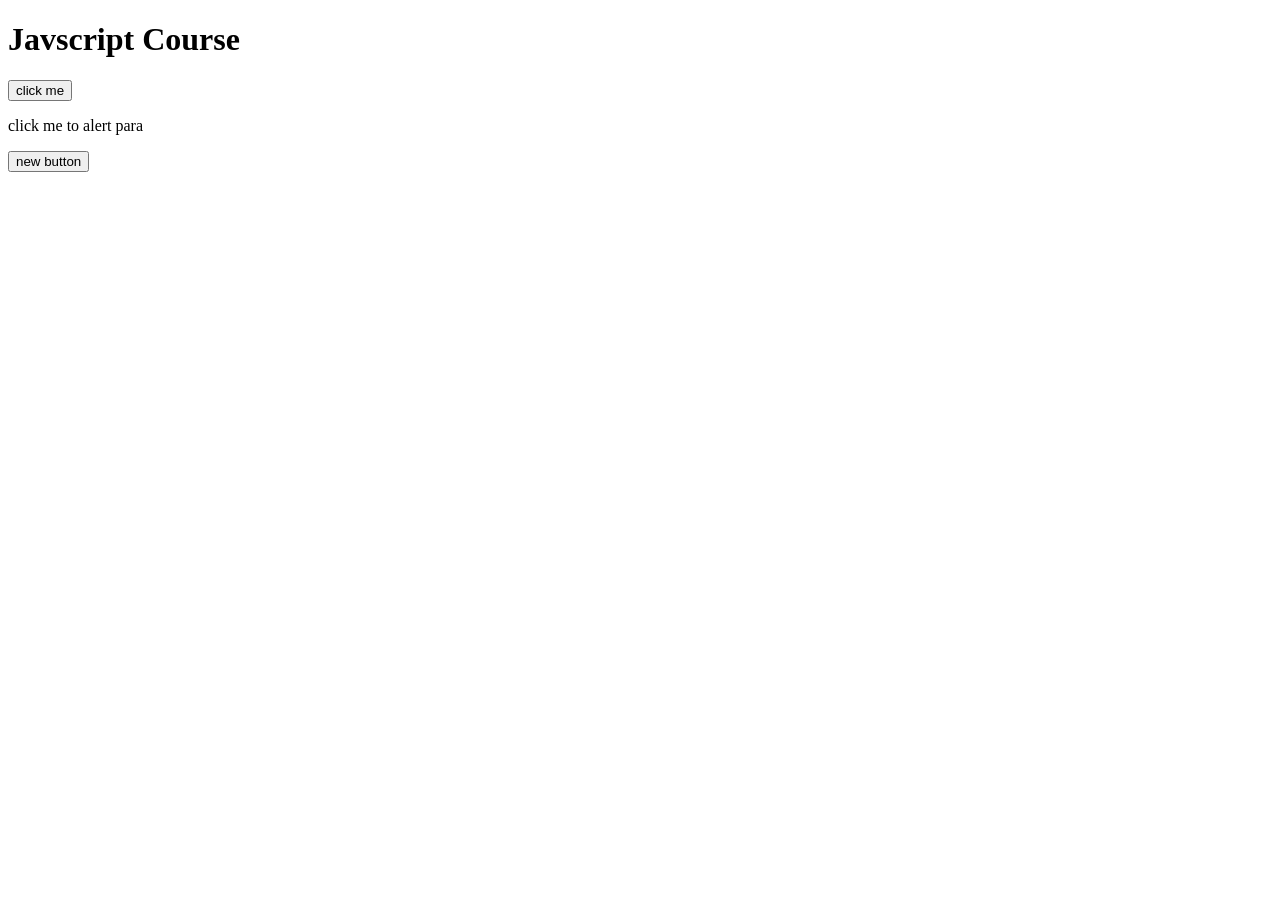
<file: javascript/index.html>
<!DOCTYPE html>
<html lang="en">
  <head>
    <meta charset="UTF-8" />
    <meta name="viewport" content="width=device-width, initial-scale=1.0" />
    <title>Document</title>
  </head>
  <body>
    <h1>Javscript Course</h1>
    <!-- inline javscript -->
    <button onclick="alert('Hello plural code')">click me</button>
    <p onmoueover="alert('para')">click me to alert para</p>

    <!-- <button onclick="sayHi()">new button</button> -->

    <!-- using dom method -->
    <button id="btn">new button</button>

    <!-- internal javscript -->
    <script>
      //   alert("hello from internal js file");
      //   console.log("hello");

      //   function sayHi() {
      //     alert("Hello world");
      //   }

      // using dom method
      let btn = document.getElementById("btn");
      btn.addEventListener("click", () => {
        alert("Hello using dom method");
      });

      //   concatenation
      let x = "5";
      x = 12;
      let y = 5;
      console.log(x + y);
    </script>

    <!-- external javascript -->
    <script src="script.js"></script>
  </body>
</html>
</file>
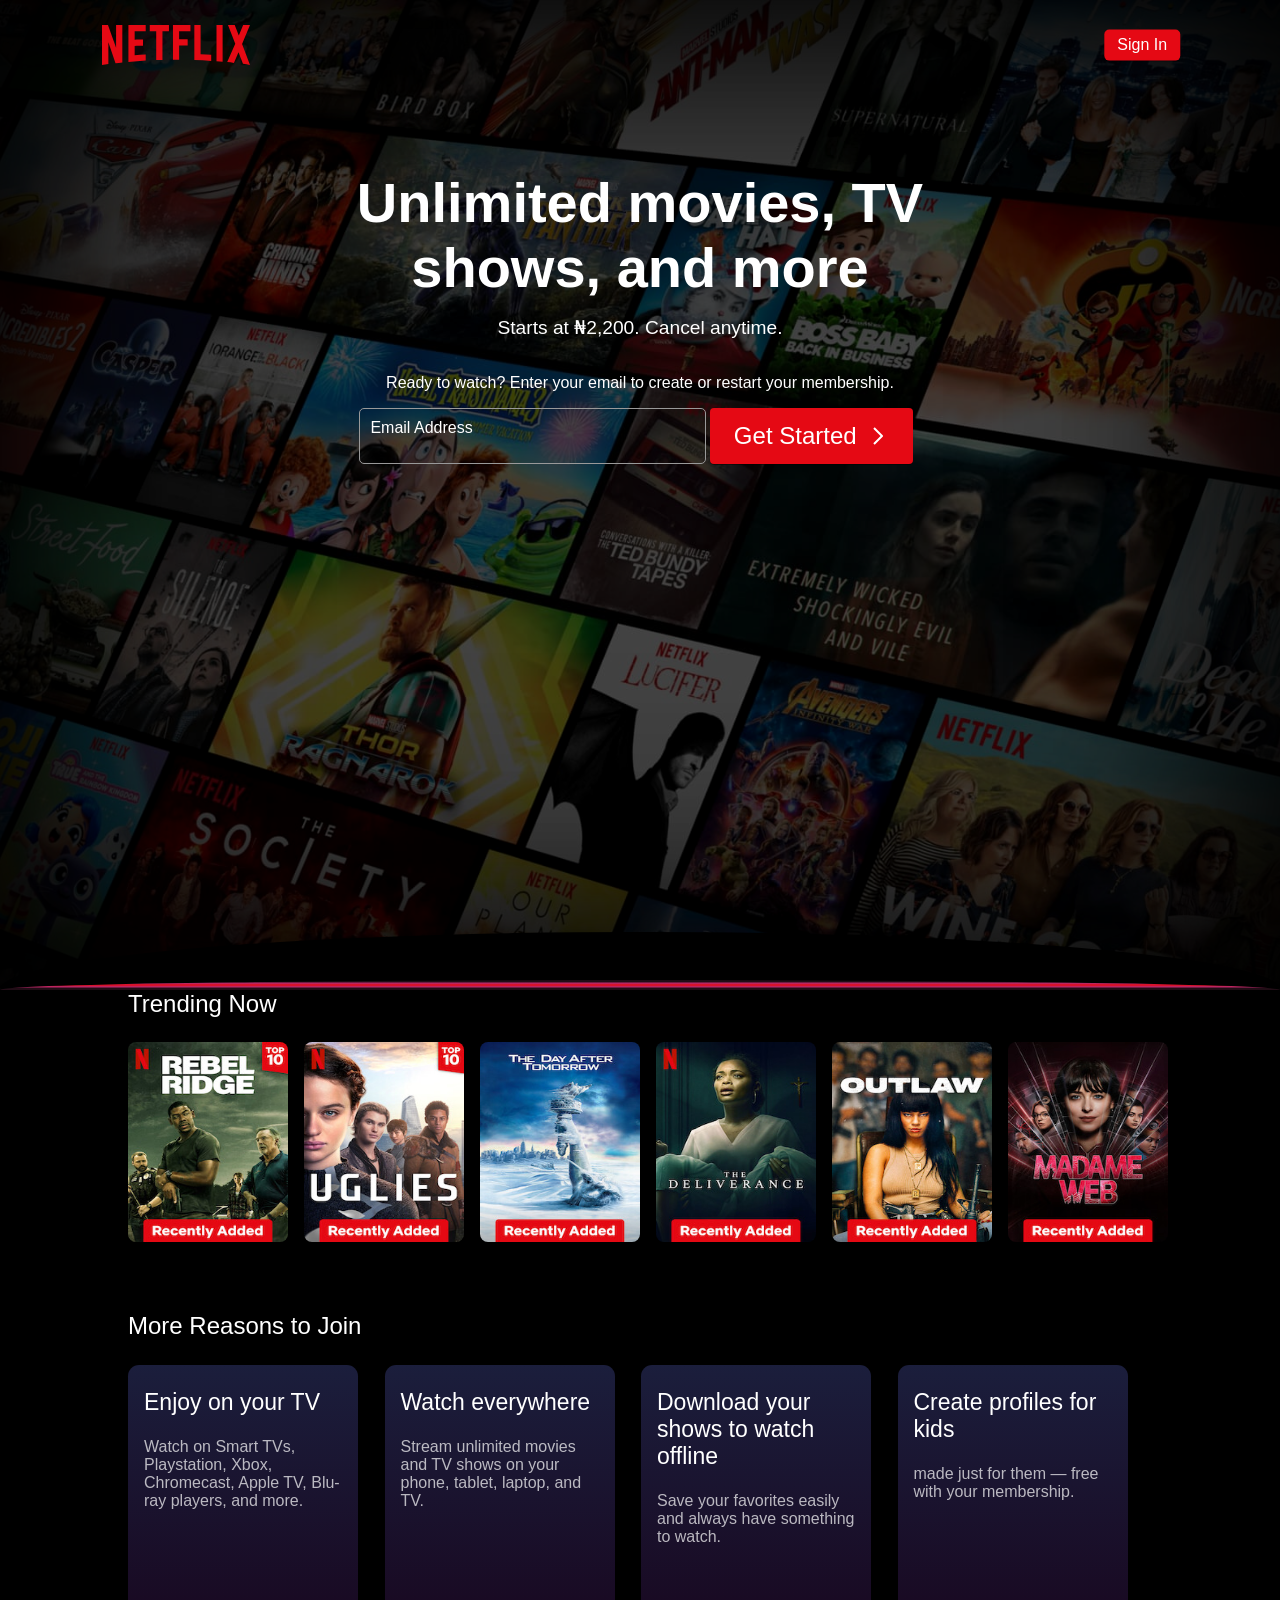
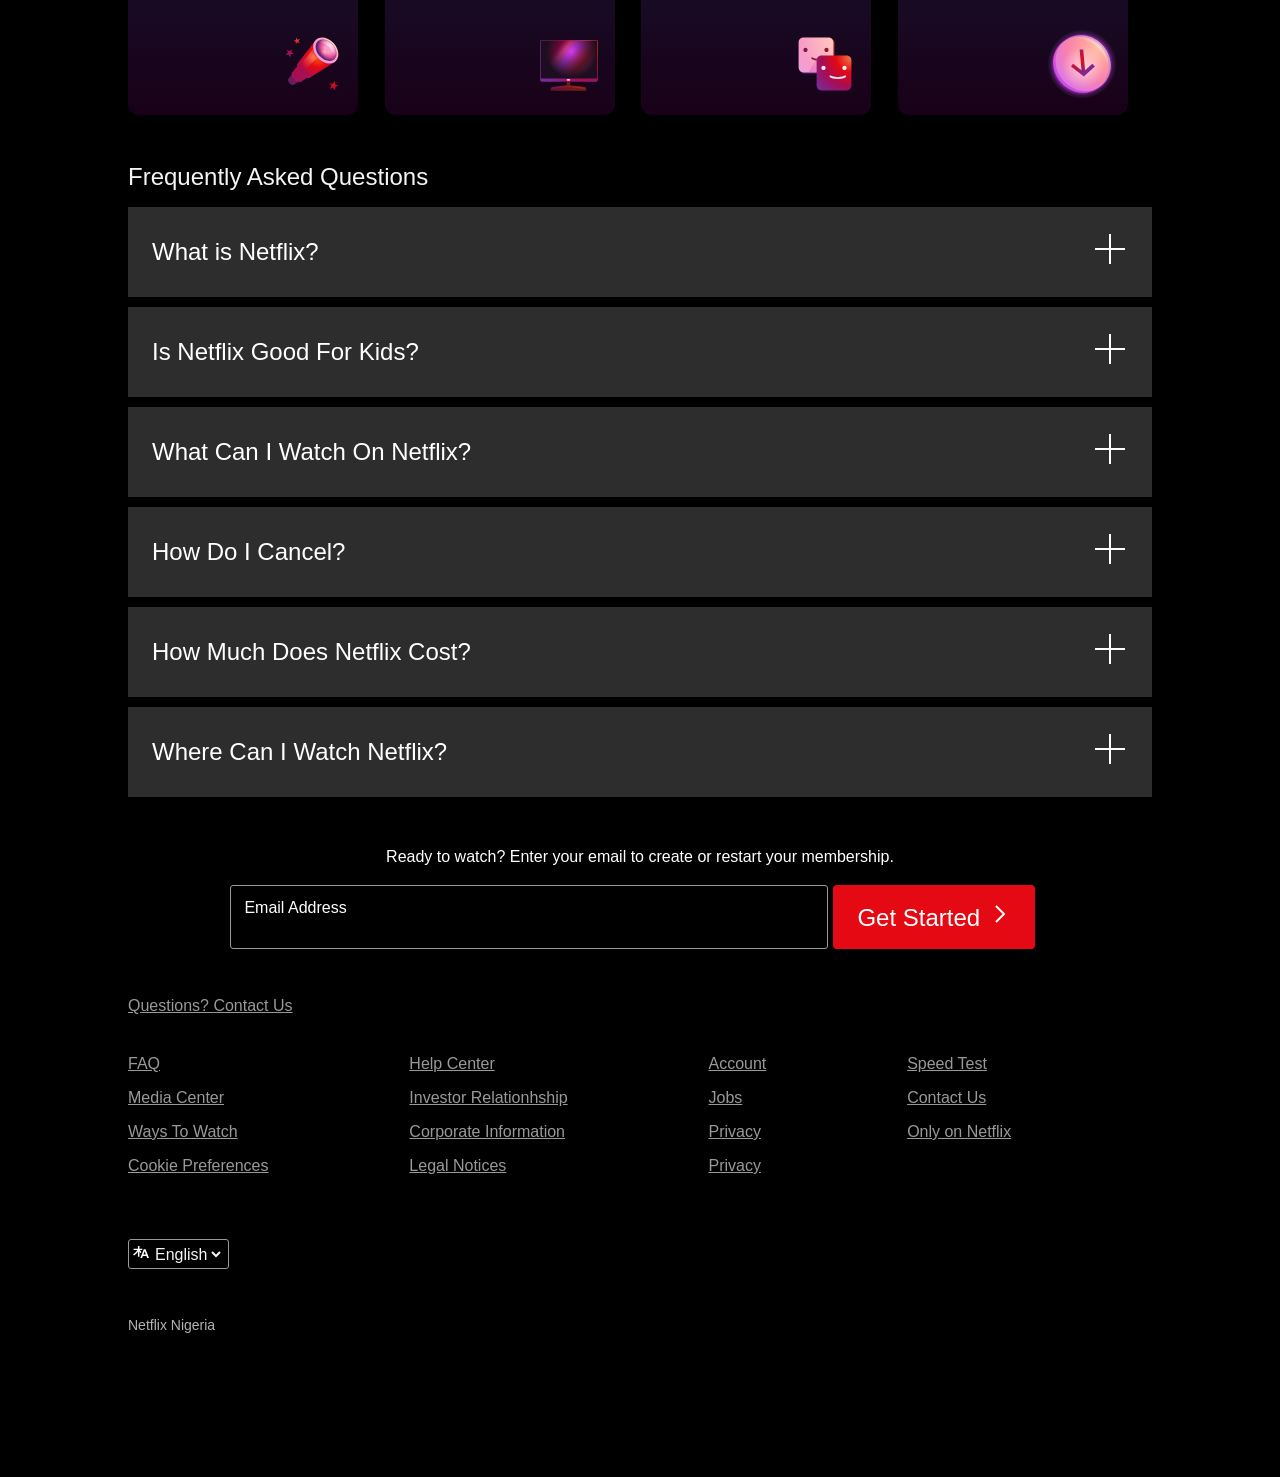
<file: Assigments/netflix_langing_page/index.html>
<!DOCTYPE html>
<html lang="en">
  <head>
    <meta charset="UTF-8" />
    <meta name="viewport" content="width=device-width, initial-scale=1.0" />
    <title>Netflix</title>
    <link rel="stylesheet" href="style.css" />
  </head>
  <body>
    <header class="header">
      <div class="header-top">
        <svg
          viewBox="0 0 111 30"
          version="1.1"
          xmlns="http://www.w3.org/2000/svg"
          xmlns:xlink="http://www.w3.org/1999/xlink"
          aria-hidden="true"
          role="img"
          class="default-ltr-cache-1d568uk ev1dnif2">
          <g>
            <path
              d="M105.06233,14.2806261 L110.999156,30 C109.249227,29.7497422 107.500234,29.4366857 105.718437,29.1554972 L102.374168,20.4686475 L98.9371075,28.4375293 C97.2499766,28.1563408 95.5928391,28.061674 93.9057081,27.8432843 L99.9372012,14.0931671 L94.4680851,-5.68434189e-14 L99.5313525,-5.68434189e-14 L102.593495,7.87421502 L105.874965,-5.68434189e-14 L110.999156,-5.68434189e-14 L105.06233,14.2806261 Z M90.4686475,-5.68434189e-14 L85.8749649,-5.68434189e-14 L85.8749649,27.2499766 C87.3746368,27.3437061 88.9371075,27.4055675 90.4686475,27.5930265 L90.4686475,-5.68434189e-14 Z M81.9055207,26.93692 C77.7186241,26.6557316 73.5307901,26.4064111 69.250164,26.3117443 L69.250164,-5.68434189e-14 L73.9366389,-5.68434189e-14 L73.9366389,21.8745899 C76.6248008,21.9373887 79.3120255,22.1557784 81.9055207,22.2804387 L81.9055207,26.93692 Z M64.2496954,10.6561065 L64.2496954,15.3435186 L57.8442216,15.3435186 L57.8442216,25.9996251 L53.2186709,25.9996251 L53.2186709,-5.68434189e-14 L66.3436123,-5.68434189e-14 L66.3436123,4.68741213 L57.8442216,4.68741213 L57.8442216,10.6561065 L64.2496954,10.6561065 Z M45.3435186,4.68741213 L45.3435186,26.2498828 C43.7810479,26.2498828 42.1876465,26.2498828 40.6561065,26.3117443 L40.6561065,4.68741213 L35.8121661,4.68741213 L35.8121661,-5.68434189e-14 L50.2183897,-5.68434189e-14 L50.2183897,4.68741213 L45.3435186,4.68741213 Z M30.749836,15.5928391 C28.687787,15.5928391 26.2498828,15.5928391 24.4999531,15.6875059 L24.4999531,22.6562939 C27.2499766,22.4678976 30,22.2495079 32.7809542,22.1557784 L32.7809542,26.6557316 L19.812541,27.6876933 L19.812541,-5.68434189e-14 L32.7809542,-5.68434189e-14 L32.7809542,4.68741213 L24.4999531,4.68741213 L24.4999531,10.9991564 C26.3126816,10.9991564 29.0936358,10.9054269 30.749836,10.9054269 L30.749836,15.5928391 Z M4.78114163,12.9684132 L4.78114163,29.3429562 C3.09401069,29.5313525 1.59340144,29.7497422 0,30 L0,-5.68434189e-14 L4.4690224,-5.68434189e-14 L10.562377,17.0315868 L10.562377,-5.68434189e-14 L15.2497891,-5.68434189e-14 L15.2497891,28.061674 C13.5935889,28.3437998 11.906458,28.4375293 10.1246602,28.6868498 L4.78114163,12.9684132 Z"></path>
          </g>
        </svg>
        <a href="login.html" class="btn btn-rounded">Sign In</a>
      </div>
      <div class="header-content">
        <h1>Unlimited movies, TV <br />shows, and more</h1>
        <p>Starts at ₦2,200. Cancel anytime.</p>
        <h3>
          Ready to watch? Enter your email to create or restart your membership.
        </h3>
      </div>
      <div class="form">
        <div>
          <label for="email">Email Address</label>
          <input type="email" name="email" id="email" />
        </div>
        <button type="submit" class="btn btn-lg">
          <span>Get Started</span>
          <svg
            xmlns="http://www.w3.org/2000/svg"
            fill="none"
            role="img"
            viewBox="0 0 24 24"
            width="24"
            height="24"
            data-icon="ChevronRightStandard"
            aria-hidden="true">
            <path
              fill-rule="evenodd"
              clip-rule="evenodd"
              d="M15.5859 12L8.29303 19.2928L9.70725 20.7071L17.7072 12.7071C17.8948 12.5195 18.0001 12.2652 18.0001 12C18.0001 11.7347 17.8948 11.4804 17.7072 11.2928L9.70724 3.29285L8.29303 4.70706L15.5859 12Z"
              fill="currentColor"></path>
          </svg>
        </button>
      </div>
    </header>
    <div class="container">
      <section class="trending">
        <h2>Trending Now</h2>
        <div class="images">
          <img src="image/img-1.jpg" alt="" />
          <img src="image/img-2.jpg" alt="" />
          <img src="image/img-3.jpg" alt="" />
          <img src="image/img-4.jpg" alt="" />
          <img src="image/img-5.jpg" alt="" />
          <img src="image/img-6.jpg" alt="" />
        </div>
      </section>
      <section class="reasons">
        <h1>More Reasons to Join</h1>
        <div class="reasons-details">
          <div>
            <h3>Enjoy on your TV</h3>
            <p>
              Watch on Smart TVs, Playstation, Xbox, Chromecast, Apple TV,
              Blu-ray players, and more.
            </p>
            <span>
              <svg width="72" height="72" viewBox="0 0 72 72" fill="none">
                <g id="telescope-core-small">
                  <path
                    id="Vector"
                    d="M24.0492 36.6016L33.6 46.3898L17.8029 56.8633C17.8029 56.8633 15.8891 57.6983 13.625 55.2638C11.361 52.8293 12.1235 51.238 12.1235 51.238L24.0492 36.6016Z"
                    fill="url(#paint0_radial_5179_1664)"></path>
                  <path
                    id="Vector_2"
                    d="M25.0344 34.1992L36 46.151L25.0616 53.8043C25.0616 53.8043 21.8289 55.0984 18.0987 51.0172C14.3686 46.9358 15.9198 44.5105 15.9198 44.5105L25.0344 34.1992Z"
                    fill="url(#paint1_radial_5179_1664)"></path>
                  <path
                    id="Vector_3"
                    d="M39 13.0195L59.1 33.6788L32.5325 50.4142C32.5325 50.4142 28.7459 50.2552 24.3978 45.4897C20.0498 40.7243 21.4096 35.8101 21.4096 35.8101L39 13.0195Z"
                    fill="url(#paint2_radial_5179_1664)"></path>
                  <path
                    id="Vector_4"
                    d="M57.6709 15.3516C63.1044 21.2807 63.9858 29.2883 59.6386 33.2371C55.2916 37.186 47.3628 35.5806 41.9292 29.6515C36.4954 23.7224 35.6145 15.7148 39.9615 11.766C44.3084 7.81716 52.2372 9.42252 57.6709 15.3516Z"
                    fill="url(#paint3_radial_5179_1664)"></path>
                  <path
                    id="Vector_5"
                    d="M58.3787 31.255C54.8121 34.5032 48.2143 33.0817 43.6421 28.0798C39.07 23.078 38.2547 16.39 41.8213 13.1419C45.3879 9.89364 51.9857 11.3152 56.5579 16.3171C61.1298 21.3189 61.9452 28.0069 58.3787 31.255Z"
                    fill="url(#paint4_radial_5179_1664)"></path>
                  <path
                    id="Vector_6"
                    opacity="0.85"
                    d="M59.6783 28.823C60.576 24.1785 59.6544 20.5934 56.1603 16.6199C52.6662 12.6464 47.3508 10.8657 43.7796 12.7598C39.371 15.098 48.3734 13.5961 53.4577 19.5815C57.8259 24.724 58.8516 33.1009 59.6783 28.823Z"
                    fill="url(#paint5_radial_5179_1664)"></path>
                  <path
                    id="Vector_7"
                    opacity="0.4"
                    d="M50.3979 25.2452C50.4549 26.7239 49.2932 27.7677 47.8032 27.5766C46.3131 27.3856 45.059 26.032 45.002 24.5532C44.945 23.0745 46.1067 22.0307 47.5968 22.2218C49.0868 22.4128 50.341 23.7664 50.3979 25.2452Z"
                    fill="url(#paint6_radial_5179_1664)"></path>
                  <path
                    id="Vector_8"
                    opacity="0.6"
                    d="M36.9217 21.0039L26.4258 34.3627C26.3297 36.4604 28.2903 39.5534 30.0334 40.8344L41.2345 29.9105C39.6 28.2005 36.9591 24.1025 36.9217 21.0039Z"
                    fill="url(#paint7_radial_5179_1664)"></path>
                  <path
                    id="Vector_9"
                    fill-rule="evenodd"
                    clip-rule="evenodd"
                    d="M20.0576 9.60156L21.479 11.7187L24 11.0654L22.3575 13.0272L23.7789 15.1444L21.3424 14.2397L19.7 16.2016L19.8365 13.6806L17.4 12.7759L19.9209 12.1225L20.0576 9.60156ZM58.776 52.8016L58.9623 56.4685L62.4 57.4188L59.0774 58.7347L59.2637 62.4016L57.0239 59.548L53.7014 60.8638L55.6397 57.7843L53.4 54.9307L56.8377 55.8811L58.776 52.8016ZM15.206 24.2101L15.8768 21.0016L13.4793 23.1964L10.6853 21.5563L11.9975 24.553L9.59998 26.7478L12.8085 26.405L14.1207 29.4016L14.7915 26.1931L18 25.8502L15.206 24.2101Z"
                    fill="url(#paint8_linear_5179_1664)"></path>
                </g>
                <defs>
                  <radialGradient
                    id="paint0_radial_5179_1664"
                    cx="0"
                    cy="0"
                    r="1"
                    gradientUnits="userSpaceOnUse"
                    gradientTransform="translate(36.6875 32.7016) rotate(135) scale(34.9134)">
                    <stop stop-color="#99421D"></stop>
                    <stop offset="0.333333" stop-color="#99161D"></stop>
                    <stop offset="0.666667" stop-color="#7D1845"></stop>
                    <stop offset="1" stop-color="#59216E"></stop>
                  </radialGradient>
                  <radialGradient
                    id="paint1_radial_5179_1664"
                    cx="0"
                    cy="0"
                    r="1"
                    gradientUnits="userSpaceOnUse"
                    gradientTransform="translate(42.5937 27.2992) rotate(135) scale(44.5477 44.5279)">
                    <stop stop-color="#EF7744"></stop>
                    <stop offset="0.333333" stop-color="#E50914"></stop>
                    <stop offset="0.666667" stop-color="#A70D53"></stop>
                    <stop offset="1" stop-color="#792A95"></stop>
                  </radialGradient>
                  <radialGradient
                    id="paint2_radial_5179_1664"
                    cx="0"
                    cy="0"
                    r="1"
                    gradientUnits="userSpaceOnUse"
                    gradientTransform="translate(42.3 29.106) rotate(135) scale(31.8127)">
                    <stop stop-color="#FB540D"></stop>
                    <stop offset="0.333333" stop-color="#E50914"></stop>
                    <stop offset="0.666667" stop-color="#A70D53"></stop>
                    <stop offset="1" stop-color="#792A95"></stop>
                  </radialGradient>
                  <radialGradient
                    id="paint3_radial_5179_1664"
                    cx="0"
                    cy="0"
                    r="1"
                    gradientUnits="userSpaceOnUse"
                    gradientTransform="translate(57.675 14.7078) rotate(134.326) scale(24.0433 24.0367)">
                    <stop stop-color="#FFDCCC"></stop>
                    <stop offset="0.333333" stop-color="#FFBDC0"></stop>
                    <stop offset="0.666667" stop-color="#F89DC6"></stop>
                    <stop offset="1" stop-color="#E4A1FA"></stop>
                  </radialGradient>
                  <radialGradient
                    id="paint4_radial_5179_1664"
                    cx="0"
                    cy="0"
                    r="1"
                    gradientUnits="userSpaceOnUse"
                    gradientTransform="translate(52.1305 21.273) rotate(141.875) scale(9.87138 12.8159)">
                    <stop offset="0.307292" stop-color="#F89DC6"></stop>
                    <stop offset="0.645392" stop-color="#E75094"></stop>
                    <stop offset="1" stop-color="#59216E"></stop>
                  </radialGradient>
                  <radialGradient
                    id="paint5_radial_5179_1664"
                    cx="0"
                    cy="0"
                    r="1"
                    gradientUnits="userSpaceOnUse"
                    gradientTransform="translate(55.8 15.6) rotate(135) scale(13.1522)">
                    <stop stop-color="white"></stop>
                    <stop offset="1" stop-color="white" stop-opacity="0"></stop>
                  </radialGradient>
                  <radialGradient
                    id="paint6_radial_5179_1664"
                    cx="0"
                    cy="0"
                    r="1"
                    gradientUnits="userSpaceOnUse"
                    gradientTransform="translate(49.2362 22.9648) rotate(131.079) scale(5.08644 6.006)">
                    <stop stop-color="white"></stop>
                    <stop offset="1" stop-color="white" stop-opacity="0"></stop>
                  </radialGradient>
                  <radialGradient
                    id="paint7_radial_5179_1664"
                    cx="0"
                    cy="0"
                    r="1"
                    gradientUnits="userSpaceOnUse"
                    gradientTransform="translate(36.8758 29.1353) rotate(137.622) scale(13.5764)">
                    <stop stop-color="#FFA984"></stop>
                    <stop
                      offset="1"
                      stop-color="#F7636B"
                      stop-opacity="0"></stop>
                  </radialGradient>
                  <linearGradient
                    id="paint8_linear_5179_1664"
                    x1="44.65"
                    y1="27.9016"
                    x2="24.25"
                    y2="48.3016"
                    gradientUnits="userSpaceOnUse">
                    <stop stop-color="#EF7744"></stop>
                    <stop offset="0.333333" stop-color="#E50914"></stop>
                    <stop offset="0.666667" stop-color="#A70D53"></stop>
                    <stop offset="1" stop-color="#792A95"></stop>
                  </linearGradient>
                </defs>
              </svg>
            </span>
          </div>

          <div>
            <h3>Watch everywhere</h3>
            <p>
              Stream unlimited movies and TV shows on your phone, tablet,
              laptop, and TV.
            </p>
            <span>
              <svg width="72" height="72" viewBox="0 0 72 72" fill="none">
                <g id="television-core-small">
                  <path
                    id="Vector"
                    fill-rule="evenodd"
                    clip-rule="evenodd"
                    d="M37.2 53.3992C37.2 52.7365 36.6628 52.1992 36 52.1992H34.8C34.1373 52.1992 33.6 52.7365 33.6 53.3992V56.2636C33.6 56.9129 33.0834 57.4433 32.4347 57.4739C30.3013 57.5744 28.1719 57.7834 26.0546 58.1011L19.444 59.0926C18.2692 59.2688 17.4 60.2782 17.4 61.4662V62.0992C17.4 62.4304 17.6686 62.6992 18 62.6992H52.8C53.1314 62.6992 53.4 62.4304 53.4 62.0992V61.4662C53.4 60.2782 52.5309 59.2688 51.3561 59.0926L44.7454 58.1011C42.6282 57.7834 40.4987 57.5744 38.3653 57.4739C37.7167 57.4433 37.2 56.9129 37.2 56.2636V53.3992Z"
                    fill="url(#paint0_radial_5179_1308)"></path>
                  <path
                    id="Vector_2"
                    d="M18.6 60.7388C18.6 60.2306 18.9587 59.796 19.4602 59.711C22.0196 59.2775 29.7585 58.0508 35.4 58.0508C41.0415 58.0508 48.7804 59.2775 51.3398 59.711C51.8412 59.796 52.2 60.2306 52.2 60.7388C52.2 60.902 52.0575 61.0268 51.8967 61.0004C50.1219 60.707 40.9704 59.2409 35.4 59.2409C29.8295 59.2409 20.678 60.707 18.9033 61.0004C18.7425 61.0268 18.6 60.902 18.6 60.7388Z"
                    fill="url(#paint1_radial_5179_1308)"></path>
                  <path
                    id="Vector_3"
                    d="M63 12H8.99995C8.00584 12 7.19995 12.8059 7.19995 13.8V51.6C7.19995 52.5941 8.00584 53.4 8.99995 53.4H63C63.9941 53.4 64.8 52.5941 64.8 51.6V13.8C64.8 12.8059 63.9941 12 63 12Z"
                    fill="url(#paint2_linear_5179_1308)"></path>
                  <path
                    id="Vector_4"
                    d="M63 12H8.99995C8.00584 12 7.19995 12.8059 7.19995 13.8V51.6C7.19995 52.5941 8.00584 53.4 8.99995 53.4H63C63.9941 53.4 64.8 52.5941 64.8 51.6V13.8C64.8 12.8059 63.9941 12 63 12Z"
                    fill="url(#paint3_radial_5179_1308)"></path>
                  <path
                    id="Vector_5"
                    fill-rule="evenodd"
                    clip-rule="evenodd"
                    d="M8.99995 12.6H63C63.663 12.6 64.2 13.1372 64.2 13.8V50.4H7.79995V13.8C7.79995 13.1372 8.33719 12.6 8.99995 12.6ZM7.19995 50.4V13.8C7.19995 12.8059 8.00581 12 8.99995 12H63C63.9942 12 64.8 12.8059 64.8 13.8V50.4V51.6C64.8 52.5941 63.9942 53.4 63 53.4H8.99995C8.00581 53.4 7.19995 52.5941 7.19995 51.6V50.4Z"
                    fill="url(#paint4_radial_5179_1308)"></path>
                  <path
                    id="Vector_6"
                    d="M35.4 52.8C36.3941 52.8 37.2 52.3971 37.2 51.9C37.2 51.4029 36.3941 51 35.4 51C34.4059 51 33.6 51.4029 33.6 51.9C33.6 52.3971 34.4059 52.8 35.4 52.8Z"
                    fill="url(#paint5_radial_5179_1308)"></path>
                </g>
                <defs>
                  <radialGradient
                    id="paint0_radial_5179_1308"
                    cx="0"
                    cy="0"
                    r="1"
                    gradientUnits="userSpaceOnUse"
                    gradientTransform="translate(50.3269 49.3723) rotate(118.526) scale(55.1579 46.2871)">
                    <stop stop-color="#802600"></stop>
                    <stop offset="0.333333" stop-color="#6F181D"></stop>
                    <stop offset="0.666667" stop-color="#5B1333"></stop>
                    <stop offset="1" stop-color="#391945"></stop>
                  </radialGradient>
                  <radialGradient
                    id="paint1_radial_5179_1308"
                    cx="0"
                    cy="0"
                    r="1"
                    gradientUnits="userSpaceOnUse"
                    gradientTransform="translate(48.1077 53.6128) rotate(158.116) scale(32.7275 42.219)">
                    <stop stop-color="#99421D"></stop>
                    <stop offset="0.333333" stop-color="#99161D"></stop>
                    <stop offset="0.666667" stop-color="#7D1845"></stop>
                    <stop offset="1" stop-color="#59216E"></stop>
                  </radialGradient>
                  <linearGradient
                    id="paint2_linear_5179_1308"
                    x1="10.4727"
                    y1="14.9572"
                    x2="56.1755"
                    y2="51.4814"
                    gradientUnits="userSpaceOnUse">
                    <stop stop-color="#99161D"></stop>
                    <stop offset="0.245283" stop-color="#CA005B"></stop>
                    <stop offset="0.346698" stop-color="#FF479A"></stop>
                    <stop offset="0.46934" stop-color="#CC3CFF"></stop>
                    <stop offset="0.735849" stop-color="#BC1A22"></stop>
                    <stop offset="1" stop-color="#C94FF5"></stop>
                  </linearGradient>
                  <radialGradient
                    id="paint3_radial_5179_1308"
                    cx="0"
                    cy="0"
                    r="1"
                    gradientUnits="userSpaceOnUse"
                    gradientTransform="translate(38.6181 23.8286) rotate(90) scale(25.9571 25.8545)">
                    <stop stop-color="#1C0E20" stop-opacity="0"></stop>
                    <stop offset="1" stop-color="#1C0E20"></stop>
                  </radialGradient>
                  <radialGradient
                    id="paint4_radial_5179_1308"
                    cx="0"
                    cy="0"
                    r="1"
                    gradientUnits="userSpaceOnUse"
                    gradientTransform="translate(54 20.1938) rotate(144.293) scale(47.2897 44.8232)">
                    <stop stop-color="#EF7744"></stop>
                    <stop offset="0.333333" stop-color="#E50914"></stop>
                    <stop offset="0.666667" stop-color="#A70D53"></stop>
                    <stop offset="1" stop-color="#792A95"></stop>
                  </radialGradient>
                  <radialGradient
                    id="paint5_radial_5179_1308"
                    cx="0"
                    cy="0"
                    r="1"
                    gradientUnits="userSpaceOnUse"
                    gradientTransform="translate(36.525 51.3562) rotate(135) scale(4.58735)">
                    <stop stop-color="#FFDCCC"></stop>
                    <stop offset="0.333333" stop-color="#FFBDC0"></stop>
                    <stop offset="0.666667" stop-color="#F89DC6"></stop>
                    <stop offset="1" stop-color="#E4A1FA"></stop>
                  </radialGradient>
                </defs>
              </svg>
            </span>
          </div>
          <div>
            <h3>Download your shows to watch offline</h3>
            <p>
              Save your favorites easily and always have something to watch.
            </p>
            <span>
              <svg width="72" height="72" viewBox="0 0 72 72" fill="none">
                <g id="profiles-core-small">
                  <path
                    id="Vector"
                    d="M10.8 15.6008C10.8 12.9499 12.949 10.8008 15.5999 10.8008H40.8C43.4509 10.8008 45.6 12.9498 45.6 15.6008V40.8007C45.6 43.4516 43.4509 45.6007 40.8 45.6007H15.6C12.949 45.6007 10.8 43.4517 10.8 40.8007V15.6008Z"
                    fill="url(#paint0_radial_5179_7919)"></path>
                  <path
                    id="Vector_2"
                    d="M9.59998 14.4016C9.59998 11.7506 11.749 9.60162 14.4 9.60156H39.6C42.251 9.60156 44.4 11.7506 44.4 14.4016V39.6015C44.4 42.2525 42.251 44.4015 39.6 44.4015H14.4C11.749 44.4016 9.59998 42.2525 9.59998 39.6015V14.4016Z"
                    fill="url(#paint1_radial_5179_7919)"></path>
                  <path
                    id="Vector_3"
                    d="M18.6 21.9008C18.6 23.0606 17.6598 24.0008 16.5 24.0008C15.3402 24.0008 14.4 23.0606 14.4 21.9008C14.4 20.741 15.3402 19.8008 16.5 19.8008C17.6598 19.8008 18.6 20.741 18.6 21.9008Z"
                    fill="url(#paint2_radial_5179_7919)"></path>
                  <path
                    id="Vector_4"
                    d="M39.6 21.9008C39.6 23.0606 38.6598 24.0008 37.5 24.0008C36.3402 24.0008 35.4 23.0606 35.4 21.9008C35.4 20.741 36.3402 19.8008 37.5 19.8008C38.6598 19.8008 39.6 20.741 39.6 21.9008Z"
                    fill="url(#paint3_radial_5179_7919)"></path>
                  <path
                    id="Vector_5"
                    d="M23.6713 29.4501C23.2437 29.1967 22.6917 29.3379 22.4383 29.7655C22.1848 30.1932 22.3261 30.7452 22.7537 30.9986C23.8254 31.6337 26.769 32.7744 30.6375 32.7744C34.506 32.7744 37.4497 31.6337 38.5213 30.9986C38.949 30.7452 39.0902 30.1932 38.8368 29.7655C38.5834 29.3379 38.0313 29.1967 37.6037 29.4501C36.8191 29.9151 34.194 30.9744 30.6375 30.9744C27.081 30.9744 24.456 29.9151 23.6713 29.4501Z"
                    fill="url(#paint4_radial_5179_7919)"></path>
                  <path
                    id="Vector_6"
                    opacity="0.35"
                    d="M19.2 44.4016H28.2L32.4 27.6016C30.2787 28.1801 28.4542 29.5387 27.2921 31.4053L19.2 44.4016Z"
                    fill="url(#paint5_radial_5179_7919)"></path>
                  <path
                    id="Vector_7"
                    d="M27.6 32.4016C27.6 29.7506 29.749 27.6016 32.4 27.6016L57.6 27.6016C60.2508 27.6016 62.4 29.7506 62.4 32.4016V57.6015C62.4 60.2524 60.2508 62.4016 57.6 62.4016H32.4C29.749 62.4016 27.6 60.2524 27.6 57.6016V32.4016Z"
                    fill="url(#paint6_radial_5179_7919)"></path>
                  <path
                    id="Vector_8"
                    d="M36.6 39.9008C36.6 41.0606 35.6598 42.0008 34.5 42.0008C33.3402 42.0008 32.4 41.0606 32.4 39.9008C32.4 38.741 33.3402 37.8008 34.5 37.8008C35.6598 37.8008 36.6 38.741 36.6 39.9008Z"
                    fill="url(#paint7_radial_5179_7919)"></path>
                  <path
                    id="Vector_9"
                    d="M57.6 39.9008C57.6 41.0606 56.6598 42.0008 55.5 42.0008C54.3402 42.0008 53.4 41.0606 53.4 39.9008C53.4 38.741 54.3402 37.8008 55.5 37.8008C56.6598 37.8008 57.6 38.741 57.6 39.9008Z"
                    fill="url(#paint8_radial_5179_7919)"></path>
                  <path
                    id="Vector_10"
                    d="M41.8213 47.6025C41.3937 47.349 40.8416 47.4903 40.5882 47.9179C40.3348 48.3455 40.476 48.8976 40.9037 49.1509C41.9753 49.786 44.919 50.9267 48.7875 50.9267C52.656 50.9267 55.5996 49.786 56.6713 49.1509C57.0989 48.8976 57.2402 48.3455 56.9867 47.9179C56.7333 47.4903 56.1813 47.349 55.7537 47.6025C54.969 48.0674 52.344 49.1267 48.7875 49.1267C45.231 49.1267 42.6059 48.0674 41.8213 47.6025Z"
                    fill="url(#paint9_radial_5179_7919)"></path>
                </g>
                <defs>
                  <radialGradient
                    id="paint0_radial_5179_7919"
                    cx="0"
                    cy="0"
                    r="1"
                    gradientUnits="userSpaceOnUse"
                    gradientTransform="translate(39.075 17.6882) rotate(135) scale(32.8097)">
                    <stop stop-color="#99421D"></stop>
                    <stop offset="0.333333" stop-color="#99161D"></stop>
                    <stop offset="0.666667" stop-color="#7D1845"></stop>
                    <stop offset="1" stop-color="#59216E"></stop>
                  </radialGradient>
                  <radialGradient
                    id="paint1_radial_5179_7919"
                    cx="0"
                    cy="0"
                    r="1"
                    gradientUnits="userSpaceOnUse"
                    gradientTransform="translate(62.4 8.70157) rotate(133.87) scale(75.3216)">
                    <stop stop-color="#FFDCCC"></stop>
                    <stop offset="0.333333" stop-color="#FFBDC0"></stop>
                    <stop offset="0.666667" stop-color="#F89DC6"></stop>
                    <stop offset="1" stop-color="#E4A1FA"></stop>
                  </radialGradient>
                  <radialGradient
                    id="paint2_radial_5179_7919"
                    cx="0"
                    cy="0"
                    r="1"
                    gradientUnits="userSpaceOnUse"
                    gradientTransform="translate(60.3 11.1008) rotate(133.939) scale(68.7426 55.9547)">
                    <stop stop-color="#99421D"></stop>
                    <stop offset="0.333333" stop-color="#99161D"></stop>
                    <stop offset="0.666667" stop-color="#7D1845"></stop>
                    <stop offset="1" stop-color="#59216E"></stop>
                  </radialGradient>
                  <radialGradient
                    id="paint3_radial_5179_7919"
                    cx="0"
                    cy="0"
                    r="1"
                    gradientUnits="userSpaceOnUse"
                    gradientTransform="translate(60.3 11.1008) rotate(133.939) scale(68.7426 55.9547)">
                    <stop stop-color="#99421D"></stop>
                    <stop offset="0.333333" stop-color="#99161D"></stop>
                    <stop offset="0.666667" stop-color="#7D1845"></stop>
                    <stop offset="1" stop-color="#59216E"></stop>
                  </radialGradient>
                  <radialGradient
                    id="paint4_radial_5179_7919"
                    cx="0"
                    cy="0"
                    r="1"
                    gradientUnits="userSpaceOnUse"
                    gradientTransform="translate(60.3 11.0994) rotate(133.939) scale(68.7426 55.9548)">
                    <stop stop-color="#99421D"></stop>
                    <stop offset="0.333333" stop-color="#99161D"></stop>
                    <stop offset="0.666667" stop-color="#7D1845"></stop>
                    <stop offset="1" stop-color="#59216E"></stop>
                  </radialGradient>
                  <radialGradient
                    id="paint5_radial_5179_7919"
                    cx="0"
                    cy="0"
                    r="1"
                    gradientUnits="userSpaceOnUse"
                    gradientTransform="translate(39.6 27.9016) rotate(135) scale(23.3345)">
                    <stop stop-color="#FFA984"></stop>
                    <stop offset="0.333333" stop-color="#FF787F"></stop>
                    <stop offset="0.666667" stop-color="#F45FA2"></stop>
                    <stop offset="1" stop-color="#C44AF1"></stop>
                  </radialGradient>
                  <radialGradient
                    id="paint6_radial_5179_7919"
                    cx="0"
                    cy="0"
                    r="1"
                    gradientUnits="userSpaceOnUse"
                    gradientTransform="translate(61.8 29.7016) rotate(135) scale(43.2749)">
                    <stop stop-color="#EF7744"></stop>
                    <stop offset="0.333333" stop-color="#E50914"></stop>
                    <stop offset="0.666667" stop-color="#A70D53"></stop>
                    <stop offset="1" stop-color="#792A95"></stop>
                  </radialGradient>
                  <radialGradient
                    id="paint7_radial_5179_7919"
                    cx="0"
                    cy="0"
                    r="1"
                    gradientUnits="userSpaceOnUse"
                    gradientTransform="translate(62.1 11.1008) rotate(137.146) scale(73.6614 60.3576)">
                    <stop stop-color="#FFDCCC"></stop>
                    <stop offset="0.333333" stop-color="#FDF6F6"></stop>
                    <stop offset="0.666667" stop-color="#FADCE9"></stop>
                    <stop offset="1" stop-color="#E4A1FA"></stop>
                  </radialGradient>
                  <radialGradient
                    id="paint8_radial_5179_7919"
                    cx="0"
                    cy="0"
                    r="1"
                    gradientUnits="userSpaceOnUse"
                    gradientTransform="translate(62.1 11.1008) rotate(137.146) scale(73.6614 60.3576)">
                    <stop stop-color="#FFDCCC"></stop>
                    <stop offset="0.333333" stop-color="#FDF6F6"></stop>
                    <stop offset="0.666667" stop-color="#FADCE9"></stop>
                    <stop offset="1" stop-color="#E4A1FA"></stop>
                  </radialGradient>
                  <radialGradient
                    id="paint9_radial_5179_7919"
                    cx="0"
                    cy="0"
                    r="1"
                    gradientUnits="userSpaceOnUse"
                    gradientTransform="translate(62.1 11.1017) rotate(137.146) scale(73.6614 60.3576)">
                    <stop stop-color="#FFDCCC"></stop>
                    <stop offset="0.333333" stop-color="#FDF6F6"></stop>
                    <stop offset="0.666667" stop-color="#FADCE9"></stop>
                    <stop offset="1" stop-color="#E4A1FA"></stop>
                  </radialGradient>
                </defs>
              </svg>
            </span>
          </div>
          <div>
            <h3>Create profiles for kids</h3>
            <p>made just for them — free with your membership.</p>
            <span>
              <svg width="72" height="72" viewBox="0 0 72 72" fill="none">
                <g id="download-core-small">
                  <path
                    id="Vector"
                    d="M36 70.2008C54.8882 70.2008 70.2001 54.8889 70.2001 36.0008C70.2001 17.1126 54.8882 1.80078 36 1.80078C17.1119 1.80078 1.80005 17.1126 1.80005 36.0008C1.80005 54.8889 17.1119 70.2008 36 70.2008Z"
                    fill="url(#paint0_radial_5179_7940)"></path>
                  <path
                    id="Vector_2"
                    opacity="0.4"
                    d="M64.7658 36.195C65.5206 51.5916 53.7908 63.5824 38.5668 62.977C23.3428 62.3722 10.3893 49.4 9.63446 34.0034C8.87954 18.6068 20.6091 6.61594 35.8331 7.22116C51.0571 7.82638 64.0104 20.7984 64.7658 36.195Z"
                    fill="url(#paint1_radial_5179_7940)"></path>
                  <path
                    id="Vector_3"
                    d="M62.3657 37.9958C63.1205 53.3924 51.3908 65.3832 36.1668 64.7778C20.9428 64.173 7.9893 51.2008 7.23444 35.8041C6.47952 20.4075 18.2091 8.41672 33.4331 9.02194C48.6571 9.62716 61.6103 22.5992 62.3657 37.9958Z"
                    fill="url(#paint2_radial_5179_7940)"></path>
                  <path
                    id="Vector_4"
                    opacity="0.5"
                    d="M64.7658 36.195C65.5206 51.5916 53.7908 63.5824 38.5668 62.977C23.3428 62.3722 10.3893 49.4 9.63446 34.0034C8.87954 18.6068 20.6091 6.61594 35.8331 7.22116C51.0571 7.82638 64.0104 20.7984 64.7658 36.195Z"
                    fill="url(#paint3_radial_5179_7940)"></path>
                  <path
                    id="Vector_5"
                    opacity="0.6"
                    d="M36.9 60.6C48.6636 60.6 58.2 51.0637 58.2 39.3C58.2 27.5363 48.6636 18 36.9 18C25.1363 18 15.6 27.5363 15.6 39.3C15.6 51.0637 25.1363 60.6 36.9 60.6Z"
                    fill="url(#paint4_radial_5179_7940)"></path>
                  <path
                    id="Vector_6"
                    fill-rule="evenodd"
                    clip-rule="evenodd"
                    d="M39.0849 42.2727L46.3387 35.76L48.8945 38.5142L38.9118 47.477L37.8466 48.4333L36.6071 47.477L24.9899 38.5142L27.0434 35.76L35.4849 42.2727L33.6 21.6016H37.2L39.0849 42.2727Z"
                    fill="url(#paint5_radial_5179_7940)"></path>
                  <path
                    id="Vector_7"
                    opacity="0.4"
                    fill-rule="evenodd"
                    clip-rule="evenodd"
                    d="M61.6566 34.9618C61.7832 35.3893 62.391 35.3233 62.3694 34.878C61.6962 21.1369 50.1509 9.55975 36.5817 9.01957C34.4606 8.93515 32.4155 9.12541 30.4772 9.55909C30.0745 9.64915 30.1575 10.2082 30.5697 10.2246C45.0094 10.7979 57.6246 21.2971 61.6566 34.9618Z"
                    fill="url(#paint6_radial_5179_7940)"></path>
                </g>
                <defs>
                  <radialGradient
                    id="paint0_radial_5179_7940"
                    cx="0"
                    cy="0"
                    r="1"
                    gradientUnits="userSpaceOnUse"
                    gradientTransform="translate(36.0001 36.1837) rotate(-90) scale(34.3829)">
                    <stop offset="0.782019" stop-color="#982DBE"></stop>
                    <stop
                      offset="0.906819"
                      stop-color="#B038DC"
                      stop-opacity="0.2"></stop>
                    <stop
                      offset="1"
                      stop-color="#E4A1FA"
                      stop-opacity="0"></stop>
                  </radialGradient>
                  <radialGradient
                    id="paint1_radial_5179_7940"
                    cx="0"
                    cy="0"
                    r="1"
                    gradientUnits="userSpaceOnUse"
                    gradientTransform="translate(52.9937 20.0992) rotate(135) scale(49.9836)">
                    <stop stop-color="#FFDCCC"></stop>
                    <stop offset="0.333333" stop-color="#FFBDC0"></stop>
                    <stop offset="0.666667" stop-color="#F89DC6"></stop>
                    <stop offset="1" stop-color="#E4A1FA"></stop>
                  </radialGradient>
                  <radialGradient
                    id="paint2_radial_5179_7940"
                    cx="0"
                    cy="0"
                    r="1"
                    gradientUnits="userSpaceOnUse"
                    gradientTransform="translate(52.7999 19.6937) rotate(135) scale(53.1037)">
                    <stop stop-color="#FFA984"></stop>
                    <stop offset="0.333333" stop-color="#FF787F"></stop>
                    <stop offset="0.666667" stop-color="#F45FA2"></stop>
                    <stop offset="1" stop-color="#C44AF1"></stop>
                  </radialGradient>
                  <radialGradient
                    id="paint3_radial_5179_7940"
                    cx="0"
                    cy="0"
                    r="1"
                    gradientUnits="userSpaceOnUse"
                    gradientTransform="translate(52.9937 20.0992) rotate(135) scale(49.9836)">
                    <stop stop-color="#FFDCCC"></stop>
                    <stop offset="0.333333" stop-color="#FFBDC0"></stop>
                    <stop offset="0.666667" stop-color="#F89DC6"></stop>
                    <stop offset="1" stop-color="#E4A1FA"></stop>
                  </radialGradient>
                  <radialGradient
                    id="paint4_radial_5179_7940"
                    cx="0"
                    cy="0"
                    r="1"
                    gradientUnits="userSpaceOnUse"
                    gradientTransform="translate(36.9 39.3) scale(21.3)">
                    <stop stop-color="white"></stop>
                    <stop offset="1" stop-color="white" stop-opacity="0"></stop>
                  </radialGradient>
                  <radialGradient
                    id="paint5_radial_5179_7940"
                    cx="0"
                    cy="0"
                    r="1"
                    gradientUnits="userSpaceOnUse"
                    gradientTransform="translate(31.2 32.1016) rotate(39.5226) scale(15.5567)">
                    <stop stop-color="#EF7744"></stop>
                    <stop offset="0.2406" stop-color="#E50914"></stop>
                    <stop offset="1" stop-color="#792A95"></stop>
                  </radialGradient>
                  <radialGradient
                    id="paint6_radial_5179_7940"
                    cx="0"
                    cy="0"
                    r="1"
                    gradientUnits="userSpaceOnUse"
                    gradientTransform="translate(50.7 21.3) rotate(-180) scale(30)">
                    <stop stop-color="white"></stop>
                    <stop offset="1" stop-color="white" stop-opacity="0"></stop>
                  </radialGradient>
                </defs>
              </svg>
            </span>
          </div>
        </div>
      </section>
      <section class="faqs">
        <h1>Frequently Asked Questions</h1>
        <h3>
          <button>
            What is Netflix?
            <span>
              <svg
                xmlns="http://www.w3.org/2000/svg"
                fill="none"
                role="img"
                viewBox="0 0 36 36"
                width="36"
                height="36"
                data-icon="PlusLarge"
                aria-hidden="true"
                class="elj7tfr3 default-ltr-cache-1k5iouc-Icon-StyledAccordionIcon e164gv2o4">
                <path
                  fill-rule="evenodd"
                  clip-rule="evenodd"
                  d="M17 17V3H19V17H33V19H19V33H17V19H3V17H17Z"
                  fill="currentColor"></path>
              </svg>
            </span>
          </button>
          <p>
            Netflix is a streaming service that offers a wide variety of
            award-winning TV shows, movies, anime, documentaries, and more on
            thousands of internet-connected devices. You can watch as much as
            you want, whenever you want without a single commercial – all for
            one low monthly price. There's always something new to discover and
            new TV shows and movies are added every week!
          </p>
        </h3>
        <h3>
          <button>
            Is Netflix Good For Kids?
            <span>
              <svg
                xmlns="http://www.w3.org/2000/svg"
                fill="none"
                role="img"
                viewBox="0 0 36 36"
                width="36"
                height="36"
                data-icon="PlusLarge"
                aria-hidden="true"
                class="elj7tfr3 default-ltr-cache-1k5iouc-Icon-StyledAccordionIcon e164gv2o4">
                <path
                  fill-rule="evenodd"
                  clip-rule="evenodd"
                  d="M17 17V3H19V17H33V19H19V33H17V19H3V17H17Z"
                  fill="currentColor"></path>
              </svg>
            </span>
          </button>
          <p>
            The Netflix Kids experience is included in your membership to give
            parents control while kids enjoy family-friendly TV shows and movies
            in their own space. Kids profiles come with PIN-protected parental
            controls that let you restrict the maturity rating of content kids
            can watch and block specific titles you don’t want kids to see.
          </p>
        </h3>
        <h3>
          <button>
            What Can I Watch On Netflix?
            <span>
              <svg
                xmlns="http://www.w3.org/2000/svg"
                fill="none"
                role="img"
                viewBox="0 0 36 36"
                width="36"
                height="36"
                data-icon="PlusLarge"
                aria-hidden="true"
                class="elj7tfr3 default-ltr-cache-1k5iouc-Icon-StyledAccordionIcon e164gv2o4">
                <path
                  fill-rule="evenodd"
                  clip-rule="evenodd"
                  d="M17 17V3H19V17H33V19H19V33H17V19H3V17H17Z"
                  fill="currentColor"></path>
              </svg>
            </span>
          </button>
          <p>
            Watch anywhere, anytime. Sign in with your Netflix account to watch
            instantly on the web at netflix.com from your personal computer or
            on any internet-connected device that offers the Netflix app,
            including smart TVs, smartphones, tablets, streaming media players
            and game consoles. You can also download your favorite shows with
            the iOS or Android app. Use downloads to watch while you're on the
            go and without an internet connection. Take Netflix with you
            anywhere.
          </p>
        </h3>
        <h3>
          <button>
            How Do I Cancel?
            <span>
              <svg
                xmlns="http://www.w3.org/2000/svg"
                fill="none"
                role="img"
                viewBox="0 0 36 36"
                width="36"
                height="36"
                data-icon="PlusLarge"
                aria-hidden="true"
                class="elj7tfr3 default-ltr-cache-1k5iouc-Icon-StyledAccordionIcon e164gv2o4">
                <path
                  fill-rule="evenodd"
                  clip-rule="evenodd"
                  d="M17 17V3H19V17H33V19H19V33H17V19H3V17H17Z"
                  fill="currentColor"></path>
              </svg>
            </span>
          </button>
          <p>
            Netflix is flexible. There are no pesky contracts and no
            commitments. You can easily cancel your account online in two
            clicks. There are no cancellation fees – start or stop your account
            anytime.
          </p>
        </h3>
        <h3>
          <button>
            How Much Does Netflix Cost?
            <span>
              <svg
                xmlns="http://www.w3.org/2000/svg"
                fill="none"
                role="img"
                viewBox="0 0 36 36"
                width="36"
                height="36"
                data-icon="PlusLarge"
                aria-hidden="true"
                class="elj7tfr3 default-ltr-cache-1k5iouc-Icon-StyledAccordionIcon e164gv2o4">
                <path
                  fill-rule="evenodd"
                  clip-rule="evenodd"
                  d="M17 17V3H19V17H33V19H19V33H17V19H3V17H17Z"
                  fill="currentColor"></path>
              </svg>
            </span>
          </button>
          <p>
            Watch Netflix on your smartphone, tablet, Smart TV, laptop, or
            streaming device, all for one fixed monthly fee. Plans range from
            ₦2,200 to ₦7,000 a month. No extra costs, no contracts.
          </p>
        </h3>
        <h3>
          <button>
            Where Can I Watch Netflix?
            <span>
              <svg
                xmlns="http://www.w3.org/2000/svg"
                fill="none"
                role="img"
                viewBox="0 0 36 36"
                width="36"
                height="36"
                data-icon="PlusLarge"
                aria-hidden="true"
                class="elj7tfr3 default-ltr-cache-1k5iouc-Icon-StyledAccordionIcon e164gv2o4">
                <path
                  fill-rule="evenodd"
                  clip-rule="evenodd"
                  d="M17 17V3H19V17H33V19H19V33H17V19H3V17H17Z"
                  fill="currentColor"></path>
              </svg>
            </span>
          </button>
          <p>
            Netflix has an extensive library of feature films, documentaries, TV
            shows, anime, award-winning Netflix originals, and more. Watch as
            much as you want, anytime you want.
          </p>
        </h3>
      </section>

      <section class="create">
        <div>
          <h3>
            Ready to watch? Enter your email to create or restart your
            membership.
          </h3>
          <div class="form">
            <div>
              <label for="email">Email Address</label>
              <input type="email" name="email" id="email" />
            </div>
            <button type="submit" class="btn btn-lg">
              <span>Get Started</span>
              <svg
                xmlns="http://www.w3.org/2000/svg"
                fill="none"
                role="img"
                viewBox="0 0 24 24"
                width="24"
                height="24"
                data-icon="ChevronRightStandard"
                aria-hidden="true">
                <path
                  fill-rule="evenodd"
                  clip-rule="evenodd"
                  d="M15.5859 12L8.29303 19.2928L9.70725 20.7071L17.7072 12.7071C17.8948 12.5195 18.0001 12.2652 18.0001 12C18.0001 11.7347 17.8948 11.4804 17.7072 11.2928L9.70724 3.29285L8.29303 4.70706L15.5859 12Z"
                  fill="currentColor"></path>
              </svg>
            </button>
          </div>
        </div>
      </section>
      <footer class="footer">
        <a href="#">Questions? Contact Us</a>

        <div class="footer-cols">
          <ul>
            <li><a href="#">FAQ</a></li>
            <li><a href="#">Media Center</a></li>
            <li><a href="#">Ways To Watch</a></li>
            <li><a href="#">Cookie Preferences</a></li>
          </ul>
          <ul>
            <li><a href="#">Help Center</a></li>
            <li><a href="#">Investor Relationhship</a></li>
            <li><a href="#">Corporate Information</a></li>
            <li><a href="#">Legal Notices</a></li>
          </ul>
          <ul>
            <li><a href="#">Account</a></li>
            <li><a href="#">Jobs</a></li>
            <li><a href="#">Privacy</a></li>
            <li><a href="#">Privacy</a></li>
          </ul>
          <ul>
            <li><a href="#">Speed Test</a></li>
            <li><a href="#">Contact Us</a></li>
            <li><a href="#">Only on Netflix</a></li>
          </ul>
        </div>
        <div>
          <div>
            <svg
              xmlns="http://www.w3.org/2000/svg"
              fill="none"
              role="img"
              viewBox="0 0 16 16"
              width="16"
              height="16"
              data-icon="LanguagesSmall"
              aria-hidden="true">
              <path
                fill-rule="evenodd"
                clip-rule="evenodd"
                d="M10.7668 5.33333L10.5038 5.99715L9.33974 8.9355L8.76866 10.377L7.33333 14H9.10751L9.83505 12.0326H13.4217L14.162 14H16L12.5665 5.33333H10.8278H10.7668ZM10.6186 9.93479L10.3839 10.5632H11.1036H12.8856L11.6348 7.2136L10.6186 9.93479ZM9.52722 4.84224C9.55393 4.77481 9.58574 4.71045 9.62211 4.64954H6.41909V2H4.926V4.64954H0.540802V5.99715H4.31466C3.35062 7.79015 1.75173 9.51463 0 10.4283C0.329184 10.7138 0.811203 11.2391 1.04633 11.5931C2.55118 10.6795 3.90318 9.22912 4.926 7.57316V12.6667H6.41909V7.51606C6.81951 8.15256 7.26748 8.76169 7.7521 9.32292L8.31996 7.88955C7.80191 7.29052 7.34631 6.64699 6.9834 5.99715H9.06968L9.52722 4.84224Z"
                fill="currentColor"></path>
            </svg>
          </div>
          <select name="" id="">
            <option value="english">English</option>
          </select>
        </div>
        <div>
          <p>Netflix Nigeria</p>
        </div>
      </footer>
    </div>
  </body>
</html>
</file>
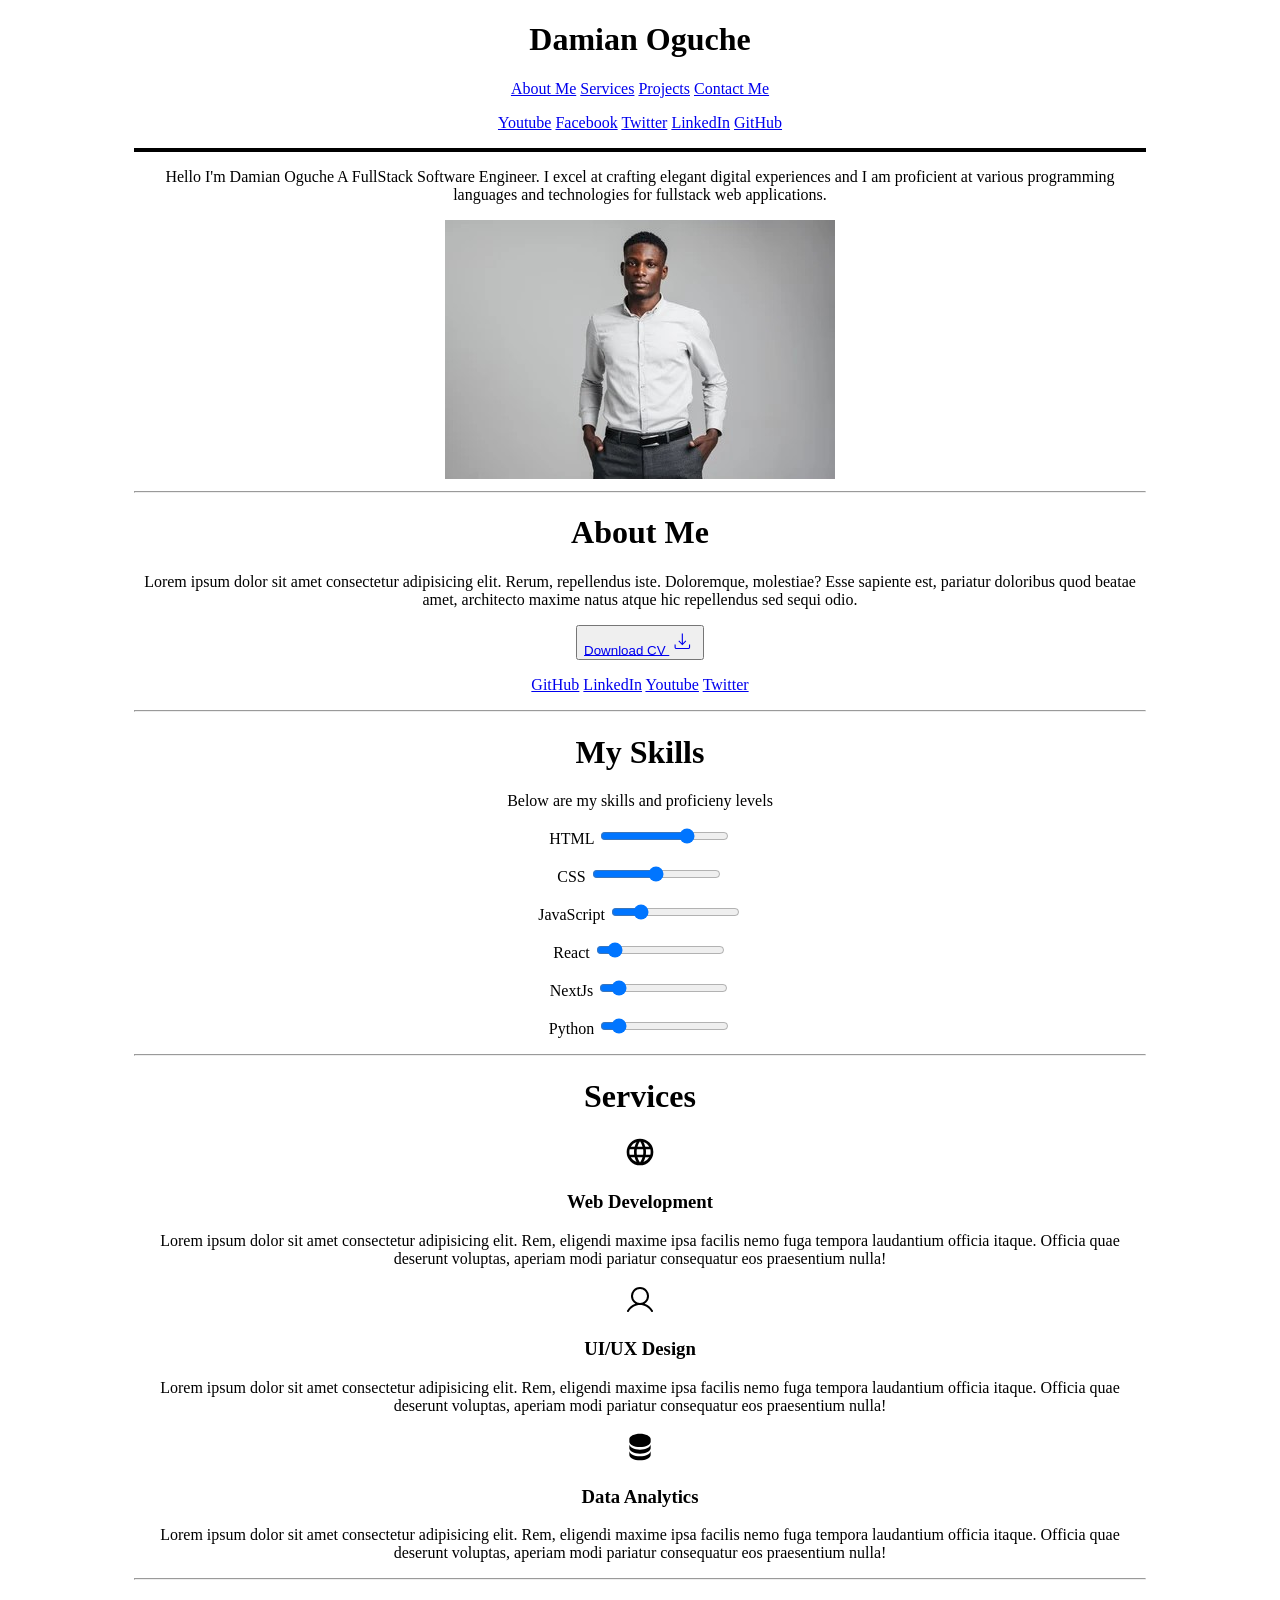
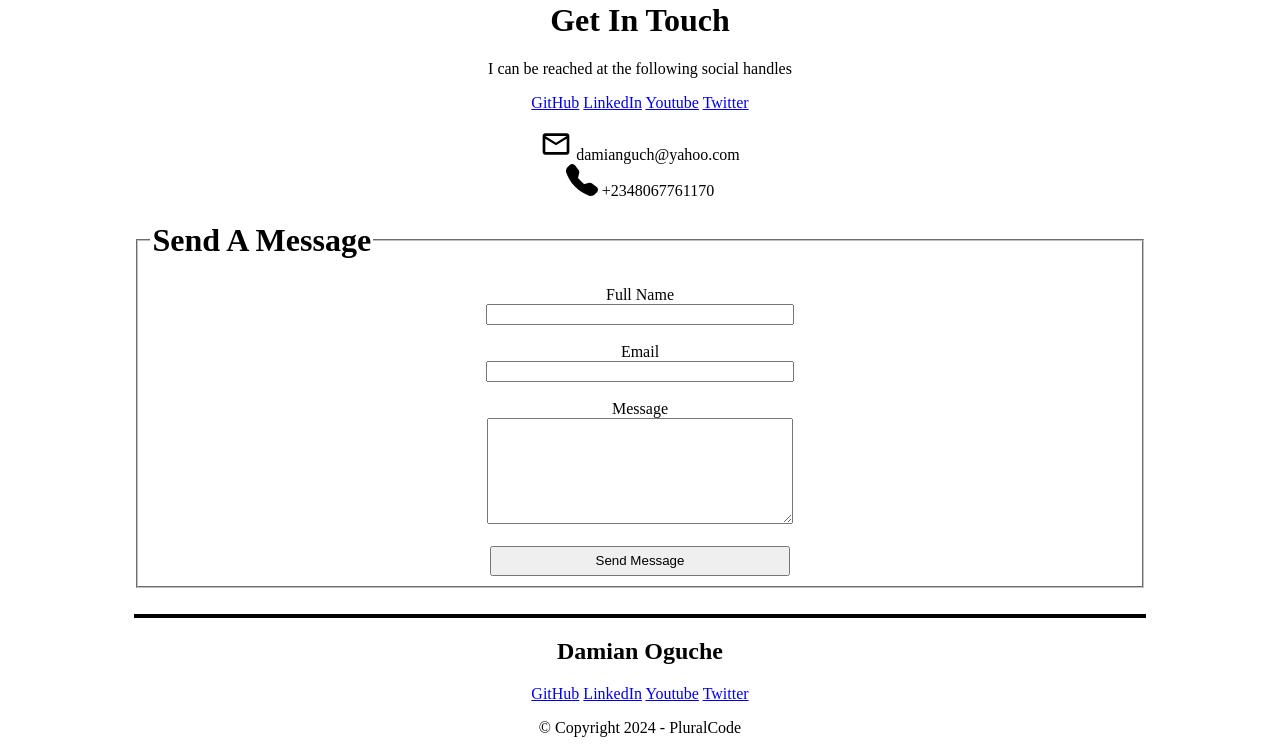
<file: Assigments/portfolio_html/index.html>
<!DOCTYPE html>
<html lang="en">
  <head>
    <meta charset="UTF-8" />
    <meta name="viewport" content="width=device-width, initial-scale=1.0" />
    <title>Porfolio-In-HTML</title>
  </head>
  <body>
    <div style="width: 80%; margin: auto">
      <div>
        <center>
          <h1>Damian Oguche</h1>
          <p>
            <span><a href="#about">About Me</a></span>
            <span><a href="#services">Services</a></span>
            <span><a href="#">Projects</a></span>
            <span><a href="#contact">Contact Me</a></span>
          </p>
          <p>
            <span><a href="#">Youtube</a></span>
            <span><a href="#">Facebook</a></span>
            <span><a href="#">Twitter</a></span>
            <span><a href="#">LinkedIn</a></span>
            <span><a href="#">GitHub</a></span>
          </p>
        </center>
      </div>
      <hr size="4" color="black" />
      <div>
        <center>
          <p>
            Hello I'm <span>Damian Oguche</span>
            A FullStack Software Engineer.
            <span>
              I excel at crafting elegant digital experiences and I am
              proficient at various programming languages and technologies for
              fullstack web applications.
            </span>
          </p>
          <img src="my_pic.jpg" alt="My Picture" />
        </center>
      </div>
      <hr />
      <div>
        <center>
          <h1 id="about">About Me</h1>
          <p>
            Lorem ipsum dolor sit amet consectetur adipisicing elit. Rerum,
            repellendus iste. Doloremque, molestiae? Esse sapiente est, pariatur
            doloribus quod beatae amet, architecto maxime natus atque hic
            repellendus sed sequi odio.
          </p>
          <button>
            <a href="#">
              Download CV
              <span>
                <svg
                  xmlns="http://www.w3.org/2000/svg"
                  width="2em"
                  height="2em"
                  viewBox="0 0 24 24">
                  <path
                    fill="currentColor"
                    d="m12 15.577l-3.539-3.538l.708-.72L11.5 13.65V5h1v8.65l2.33-2.33l.709.719zM6.616 19q-.691 0-1.153-.462T5 17.384v-2.423h1v2.423q0 .231.192.424t.423.192h10.77q.23 0 .423-.192t.192-.424v-2.423h1v2.423q0 .691-.462 1.153T17.384 19z" />
                </svg>
              </span>
            </a>
          </button>
          <p>
            <span><a href="#">GitHub</a></span>
            <span><a href="#">LinkedIn</a></span>
            <span><a href="#">Youtube</a></span>
            <span><a href="#">Twitter</a></span>
          </p>
        </center>
      </div>
      <hr />
      <div>
        <center>
          <h1>My Skills</h1>
          <p>Below are my skills and proficieny levels</p>
          <p>
            <span>HTML</span>
            <input type="range" value="70" />
          </p>
          <p>
            <span>CSS</span>
            <input type="range" value="50" />
          </p>
          <p>
            <span>JavaScript</span>
            <input type="range" value="20" />
          </p>
          <p>
            <span>React</span>
            <input type="range" value="10" />
          </p>
          <p>
            <span>NextJs</span>
            <input type="range" value="10" />
          </p>
          <p>
            <span>Python</span>
            <input type="range" value="10" />
          </p>
        </center>
      </div>
      <hr />
      <div>
        <center>
          <h1 id="services">Services</h1>
          <div>
            <svg
              xmlns="http://www.w3.org/2000/svg"
              width="2em"
              height="2em"
              viewBox="0 0 24 24">
              <path
                fill="currentColor"
                d="M16.36 14c.08-.66.14-1.32.14-2s-.06-1.34-.14-2h3.38c.16.64.26 1.31.26 2s-.1 1.36-.26 2m-5.15 5.56c.6-1.11 1.06-2.31 1.38-3.56h2.95a8.03 8.03 0 0 1-4.33 3.56M14.34 14H9.66c-.1-.66-.16-1.32-.16-2s.06-1.35.16-2h4.68c.09.65.16 1.32.16 2s-.07 1.34-.16 2M12 19.96c-.83-1.2-1.5-2.53-1.91-3.96h3.82c-.41 1.43-1.08 2.76-1.91 3.96M8 8H5.08A7.92 7.92 0 0 1 9.4 4.44C8.8 5.55 8.35 6.75 8 8m-2.92 8H8c.35 1.25.8 2.45 1.4 3.56A8 8 0 0 1 5.08 16m-.82-2C4.1 13.36 4 12.69 4 12s.1-1.36.26-2h3.38c-.08.66-.14 1.32-.14 2s.06 1.34.14 2M12 4.03c.83 1.2 1.5 2.54 1.91 3.97h-3.82c.41-1.43 1.08-2.77 1.91-3.97M18.92 8h-2.95a15.7 15.7 0 0 0-1.38-3.56c1.84.63 3.37 1.9 4.33 3.56M12 2C6.47 2 2 6.5 2 12a10 10 0 0 0 10 10a10 10 0 0 0 10-10A10 10 0 0 0 12 2" />
            </svg>
            <h3>Web Development</h3>
            <p>
              Lorem ipsum dolor sit amet consectetur adipisicing elit. Rem,
              eligendi maxime ipsa facilis nemo fuga tempora laudantium officia
              itaque. Officia quae deserunt voluptas, aperiam modi pariatur
              consequatur eos praesentium nulla!
            </p>
          </div>
          <div>
            <svg
              xmlns="http://www.w3.org/2000/svg"
              width="2em"
              height="2em"
              viewBox="0 0 256 256">
              <path
                fill="currentColor"
                d="M230.92 212c-15.23-26.33-38.7-45.21-66.09-54.16a72 72 0 1 0-73.66 0c-27.39 8.94-50.86 27.82-66.09 54.16a8 8 0 1 0 13.85 8c18.84-32.56 52.14-52 89.07-52s70.23 19.44 89.07 52a8 8 0 1 0 13.85-8M72 96a56 56 0 1 1 56 56a56.06 56.06 0 0 1-56-56" />
            </svg>
            <h3>UI/UX Design</h3>
            <p>
              Lorem ipsum dolor sit amet consectetur adipisicing elit. Rem,
              eligendi maxime ipsa facilis nemo fuga tempora laudantium officia
              itaque. Officia quae deserunt voluptas, aperiam modi pariatur
              consequatur eos praesentium nulla!
            </p>
          </div>
          <div>
            <svg
              xmlns="http://www.w3.org/2000/svg"
              width="2em"
              height="2em"
              viewBox="0 0 24 24">
              <path
                fill="currentColor"
                d="M20 6c0-2.168-3.663-4-8-4S4 3.832 4 6v2c0 2.168 3.663 4 8 4s8-1.832 8-4zm-8 13c-4.337 0-8-1.832-8-4v3c0 2.168 3.663 4 8 4s8-1.832 8-4v-3c0 2.168-3.663 4-8 4" />
              <path
                fill="currentColor"
                d="M20 10c0 2.168-3.663 4-8 4s-8-1.832-8-4v3c0 2.168 3.663 4 8 4s8-1.832 8-4z" />
            </svg>
            <h3>Data Analytics</h3>
            <p>
              Lorem ipsum dolor sit amet consectetur adipisicing elit. Rem,
              eligendi maxime ipsa facilis nemo fuga tempora laudantium officia
              itaque. Officia quae deserunt voluptas, aperiam modi pariatur
              consequatur eos praesentium nulla!
            </p>
          </div>
        </center>
      </div>
      <hr />
      <div>
        <center>
          <h1 id="contact">Get In Touch</h1>
          <div>
            <p>I can be reached at the following social handles</p>
            <p>
              <span><a href="#">GitHub</a></span>
              <span><a href="#">LinkedIn</a></span>
              <span><a href="#">Youtube</a></span>
              <span><a href="#">Twitter</a></span>
            </p>
            <span>
              <svg
                xmlns="http://www.w3.org/2000/svg"
                width="2em"
                height="2em"
                viewBox="0 0 24 24">
                <path
                  fill="currentColor"
                  d="M4 20q-.825 0-1.412-.587T2 18V6q0-.825.588-1.412T4 4h16q.825 0 1.413.588T22 6v12q0 .825-.587 1.413T20 20zm8-7L4 8v10h16V8zm0-2l8-5H4zM4 8V6v12z" />
              </svg>
            </span>
            <span>damianguch@yahoo.com</span><br />
            <span>
              <svg
                xmlns="http://www.w3.org/2000/svg"
                width="2em"
                height="2em"
                viewBox="0 0 16 16">
                <path
                  fill="currentColor"
                  fill-rule="evenodd"
                  d="M1.885.511a1.745 1.745 0 0 1 2.61.163L6.29 2.98c.329.423.445.974.315 1.494l-.547 2.19a.68.68 0 0 0 .178.643l2.457 2.457a.68.68 0 0 0 .644.178l2.189-.547a1.75 1.75 0 0 1 1.494.315l2.306 1.794c.829.645.905 1.87.163 2.611l-1.034 1.034c-.74.74-1.846 1.065-2.877.702a18.6 18.6 0 0 1-7.01-4.42a18.6 18.6 0 0 1-4.42-7.009c-.362-1.03-.037-2.137.703-2.877z" />
              </svg>
            </span>
            <span>+2348067761170</span>
          </div>
        </center>
        <div>
          <fieldset>
            <legend><h1>Send A Message</h1></legend>
            <center>
              <form action="">
                <label for="">Full Name</label><br />
                <input type="text" style="width: 300px" /><br /><br />
                <label for="">Email</label><br />
                <input type="email" style="width: 300px" /><br /><br />
                <label for="">Message</label><br />
                <textarea style="width: 300px; height: 100px"></textarea><br />
                <br />
                <button type="submit" style="width: 300px; height: 30px">
                  Send Message
                </button>
              </form>
            </center>
          </fieldset>
        </div>
        <br />
      </div>
      <hr size="4" color="black" />
      <footer>
        <center>
          <h2>Damian Oguche</h2>
          <span>
            <a href="#">GitHub</a>
            <a href="#">LinkedIn</a>
            <a href="#">Youtube</a>
            <a href="#">Twitter</a>
          </span>
          <p>&copy; Copyright 2024 - PluralCode</p>
        </center>
      </footer>
    </div>
  </body>
</html>
</file>
<file: blog/style.css>
/* universal selector */
* {
  margin: 0px;
  padding: 0px;
  box-sizing: border-box;
}

body {
  background-color: whitesmoke;
}

.container {
  padding: 0px 15%;
}

nav {
  display: flex;
  align-items: center;
  justify-content: space-between;
  background-color: white;
  /* padding-top: 5px;
  padding-bottom: 5px; */
  padding: 10px;
  border-bottom: 1px solid rgba(0, 0, 0, 0.1);
}

nav ul {
  display: flex;
  list-style-type: none;
}

nav ul li {
  margin-left: 10px;
}

nav a {
  color: #232057;
  text-decoration: none;
}

nav li:nth-last-child(2) a {
  background-color: #232057;
  color: white;
  padding: 5px;
}
nav li:last-child a {
  background-color: #232057;
  color: white;
  padding: 5px;
}

section {
  display: flex;
}

main {
  width: 65%;
  margin-right: 20px;
  margin-top: 20px;
}

main h1 {
  margin-bottom: 20px;
}

main article {
  background-color: white;
  padding: 10px;
  margin-bottom: 20px;
}

main article p {
  margin: 10px 0px;
}

main article a {
  background-color: #232057;
  color: white;
  text-decoration: none;
  padding: 3px;
}

aside {
  width: 35%;
  margin-top: 20px;
}

aside form {
  background-color: white;
  padding: 10px;
  margin-bottom: 20px;
}

aside form input,
aside form textarea {
  width: 100%;
  margin-bottom: 10px;
  outline: none;
}

aside form button {
  width: 100%;
  cursor: pointer;
  background-color: #232057;
  color: white;
  border: none;
  padding: 7px;
}

aside ul {
  list-style-type: none;
  background-color: white;
  padding: 10px;
}

aside ul li {
  padding: 5px 0px;
  border-bottom: 1px solid rgba(0, 0, 0, 0.1);
}

aside ul li:last-child {
  border-bottom: none;
}

footer {
  background-color: #232057;
  padding: 10px;
  display: flex;
  align-items: center;
  justify-content: space-between;
  color: white;
}

footer a {
  color: white;
}
</file>
<file: bootstrap_project/style.css>
@import url("https://fonts.googleapis.com/css2?family=Dancing+Script:wght@400..700&display=swap");
@import url("https://fonts.googleapis.com/css2?family=Concert+One&family=Dancing+Script:wght@400..700&display=swap");
* {
  margin: 0px;
  padding: 0px;
  box-sizing: border-box !important;
}

:root {
  --primary: #fea116;
}

header {
  background: linear-gradient(rgba(15, 23, 43, 0.9), rgba(15, 23, 43, 0.9)),
    url("img/bg-hero.jpg");
  background-position: center center;
  background-repeat: no-repeat;
  background-size: cover;
  height: 100vh;
}

.text-cont {
  margin-right: 100px;
}

.hero-image {
  width: 100%;
  animation: rotateImage 50s linear infinite;
  margin-left: -50px;
}

@media screen and (max-width: 989px) {
  .text-cont {
    margin-right: 0px;
  }

  header {
    height: 130vh;
  }

  .image-cont {
    text-align: center;
    padding-top: 20px;
  }

  .hero-image {
    width: 90%;
    animation: rotateImage 50s linear infinite;
    margin: auto;
  }
}

@keyframes rotateImage {
  100% {
    transform: rotate(360deg);
  }
}

.btn-warning {
  background-color: var(--primary);
  border: none;
  border-radius: 0px;
  color: white;
  padding: 15px 40px;
}

.text-warning {
  color: var(--primary) !important;
}

.btn-warning:hover {
  color: white;
  background-color: #f2a736;
}

.navbar-brand {
  color: var(--primary) !important;
  font-weight: bold;
  font-size: 1.8rem;
}

.active {
  color: var(--primary) !important;
}

nav a:hover {
  color: var(--primary) !important;
}

.custom-row div {
  transition: 0.5s ease-in-out;
}

.custom-row div:hover {
  background-color: var(--primary);
  color: white;
}

.custom-row div i {
  color: var(--primary);
  transition: 0.5s ease-in-out;
}

.custom-row div:hover i {
  color: white;
}

.welcome-container div {
  flex: 1;
}

.custom-text {
  font-family: "Dancing Script", cursive;
  font-weight: 400;
  font-style: normal;
}

.custom-text2 {
  font-family: "Concert One", sans-serif;
  font-weight: 400;
  font-style: normal;
}

.about-us {
  display: flex;
  align-items: center;
  color: var(--primary);
}

.line {
  border-bottom: 3px solid var(--primary);
  width: 50px;
  margin-left: 10px;
}

.custom-border {
  border-left: 5px solid var(--primary);
}
</file>
<file: css/style.css>
/* write your comment */

/* css syntax */
/* selector {
    property: value;
} */

/* element/tag selector */

body {
  /* background-color: whitesmoke;
  color: red;
  font-family: sans-serif;
  font-style: italic;
  font-weight: bold;
  font-size: 20px; */
  /* font: italic 20px sans-serif; */
}

h1 {
  color: blue;
  font-family: "Gill Sans", "Gill Sans MT", Calibri, "Trebuchet MS", sans-serif;
  /* border: 10px dotted red; */
  /* border-width: 10px;
  border-style: dashed;
  border-color: red; */
  border: 1px solid red;
  border-radius: 3px;
  /* border-top: 10px solid red; */
  /* border-bottom: 10px solid green; */
  /* border-bottom-right-radius: 40px; */
  padding: 20px; /*internal space*/
  margin: 20px; /*external space*/
}

/* class selector */
.section {
  display: flex;
}

.nav-links {
  display: flex;
}

/* id selectors */

#active {
  color: red;
}
</file>
<file: designs/style.css>
:root {
  --primary-color: #283593;
  --white-color: #fff;
  --secondary-color: rgb(86, 108, 231);
  --light-color: rgba(255, 255, 255, 0.9);
  --color-heading: rgba(0, 0, 0, 0.3);
  --color-heading-h2: rgba(0, 0, 0, 0.8);
}

* {
  padding: 0px;
  margin: 0px;
  box-sizing: border-box;
}

body {
  font-family: 'Poppins', sans-serif;
  font-size: 16px;
  line-height: 1.8;
  font-weight: 400;
}

/*============NAV SECTION==============*/

.top-nav {
  background-color: var(--primary-color);
  color: var(--white-color);
  padding-top: 20px;
  padding: 0px 10%;
  display: flex;
  align-items: center;
  font-size: 12px;
  justify-content: space-between;
}

.top-nav a {
  color: var(--white-color);
  background-color: var(--secondary-color);
  padding: 10px;
  margin-left: 5px;
}

.top-nav .left,
.top-nav .right {
  flex: 1;
}

.top-nav span {
  display: flex;
  align-items: center;
}

.top-nav .left {
  display: flex;
  align-items: center;
  justify-content: space-between;
}

.top-nav .left span svg {
  color: var(--secondary-color);
}

.top-nav .right {
  display: flex;
  justify-content: right;
}

.bottom-nav {
  display: flex;
  align-items: center;
  justify-content: space-between;
  padding: 0px 10%;
}

.bottom-nav a {
  text-decoration: none;
  color: black;
  margin-left: 20px;
  display: inline-block;
  transition: all 0.3s ease-out;
}

.bottom-nav a:hover {
  color: var(--secondary-color);
  transform: rotate(6deg);
}

header {
  background-image: linear-gradient(
      rgba(86, 108, 231, 0.25),
      rgba(86, 108, 231, 0.25)
    ),
    url(./bg.png);
  background-size: cover;
  background-repeat: no-repeat;
  background-position: center;
  height: 600px;
  display: flex;
  align-items: center;
  justify-content: center;
}

header div {
  text-align: center;
  color: var(--white-color);
}

header div h1 {
  font-size: 55px;
  font-weight: 400;
}

header div p {
  margin-top: 30px;
  margin-bottom: 25px;
}

header div a {
  background-color: var(--white-color);
  text-decoration: none;
  color: var(--primary-color);
  padding: 20px 25px;
  display: inline-flex;
  align-items: center;
  font-size: 14px;
  border-radius: 3px;
  gap: 3px;
  justify-content: center;
}

/*=============SECTION 1===============*/

.section-1 {
  padding: 8em 0;
  position: relative;
  width: 100%;
  overflow-x: hidden;
  background-color: #f9faff;
}

.row-section-1 {
  display: flex;
  flex-wrap: wrap;
  /* justify-content: space-between; */
  margin-top: 0;
  margin-right: 1.5rem;
  margin-left: 1.5rem;
}

.right-container {
  display: flex;
  /* flex: 1; */
  flex: 0 0 auto;
  width: 50%;
  align-items: center;
  padding-right: 1.5rem;
  padding-left: 1.5rem;
  margin-top: 1.5rem;
}

.heading-section-1 {
  padding-top: 3rem;
  padding-bottom: 3rem;
  margin-top: 3rem;
  margin-bottom: 3rem;
}

.heading-section-1 .subheading {
  font-size: 13px;
  display: block;
  margin-bottom: 5px;
  color: var(--color-heading);
  font-weight: 600;
  text-transform: uppercase;
  letter-spacing: 1px;
}

.heading-section-1 h2 {
  font-size: 38px;
  font-weight: 500;
  line-height: 1.4;
  margin-bottom: 1.5rem;
  color: var(--color-heading-h2);
}

.heading-section-1 p {
  margin-top: 0;
  margin-bottom: 1rem;
}

.heading-section-1 p .mt-4 {
  margin-bottom: 1rem;
  margin-top: 1.5rem;
}

.btn {
  background: var(--primary-color);
  border: 1px solid var(--primary-color);
  color: var(--white-color);
  cursor: pointer;
  border-radius: 4px;
  box-shadow: 0px 24px 36px -11px rgba(0, 0, 0, 0.09);
  font-size: 13px;
  font-weight: 600;
  text-transform: uppercase;
  letter-spacing: 1px;
  padding-top: 1rem;
  padding-bottom: 1rem;
  padding-right: 1.5rem;
  padding-left: 1.5rem;
  display: inline-block;
  line-height: 1.5;
  text-align: center;
  text-decoration: none;
  vertical-align: middle;
  transition: color 0.15s ease-in-out, background-color 0.15s ease-in-out,
    border-color 0.15s ease-in-out, box-shadow 0.15s ease-in-out,
    -webkit-box-shadow 0.15s ease-in-out;
}

.btn:hover {
  text-decoration: none;
  outline: none;
  box-shadow: none;
}

.left-container {
  flex: 0 0 auto;
  width: 50%;
  /* flex: 1; */
  transition-delay: 0.1s;
  opacity: 1;
  transform: translateZ(0);
  transition-duration: 1s;
  transition-timing-function: ease;
  transition-property: opacity, transform;
  align-items: stretch;
  display: flex;
}

.left-row {
  display: flex;
  flex-wrap: wrap;
}

.services-wrap {
  position: relative;
  margin-bottom: 25px;
  flex: 0 0 auto;
  width: 50%;
  align-items: stretch;
  display: flex;
  max-width: 100%;
  padding-right: 0.9rem;
  padding-left: 0.9rem;
  margin-top: 0px;
}

.services-wrap .services {
  padding: 40px;
  display: block;
  width: 100%;
  margin-bottom: 0px;
  border-radius: 5px;
  box-shadow: 0px 5px 25px -2px rgba(0, 0, 0, 0.03);
  background: var(--white-color);
  transition: all 0.3s ease;
}

.row-section-1 .services-wrap:nth-child(2) .services {
  background: var(--primary-color);
}

.row-section-1 .services-wrap:nth-child(2) .services .text {
  color: var(--light-color);
}

.row-section-1 .services-wrap:nth-child(2) .services .text h2 {
  color: var(--white-color);
}

/*============The Hover Effects=================*/
.services-wrap .services:hover {
  background: var(--primary-color);
  box-shadow: 0px 5px 25px -2px rgba(0, 0, 0, 0.18);
}

.services:hover .text {
  color: var(--light-color);
}

.services:hover .icon {
  background: var(--primary-color);
}

.services:hover .text h2 {
  color: var(--white-color) !important;
}

.services-wrap .services .icon span img {
  position: absolute;
  font-size: 40px;
  width: 45px;
  height: 45px;
  top: 50%;
  left: 50%;
  transform: translate(-50%, -50%);
}

.services-wrap .services .icon {
  margin-bottom: 20px;
  width: 64px;
  height: 64px;
  border-radius: 50%;
  background: #e3ecfe;
  position: relative;
  margin-left: 0;
}

.services .icon {
  margin: 0 auto;
}

.services .text {
  width: 100%;
}

.services-wrap .services .text h2 {
  font-size: 20px;
  font-weight: 500;
  font-family: 'Poppins', Arial, sans-serif;
  margin-bottom: 15px;
  line-height: 1.5;
  color: rgba(0, 0, 0, 0.8);
}

/*=============SECTION-2==============*/
.section-2 {
  background-size: cover;
  background-repeat: no-repeat;
  background-position: center center;
  padding: 10em 0;
  position: relative;
  width: 100%;
  overflow-x: hidden;
}

.section-2 .container {
  width: 100%;
  padding-right: 1.5rem;
  padding-left: 1.5rem;
  margin-right: auto;
  margin-left: auto;
}

.row-section-2 {
  max-width: 100%;
  display: flex;
  flex-wrap: wrap;
  justify-content: flex-end;
  margin-right: 1.5rem;
  margin-left: 1.5rem;
}

.heading-section-2 {
  flex: 0 0 auto;
  width: 50%;
}

.heading-section-2 span {
  font-size: 13px;
  display: block;
  margin-bottom: 5px;
  color: var(--color-heading);
  font-weight: 600;
  text-transform: uppercase;
  letter-spacing: 1px;
}

.heading-section-2 h2 {
  font-size: 38px;
  font-weight: 500;
  line-height: 1.4;
  color: var(--color-heading-h2);
}

.heading-section-2 p {
  font-size: 16px;
  line-height: 1.8;
  font-weight: 400;
  color: #8c8c8c;
}

.heading-section-2 a {
  padding-top: 1.5rem;
  align-items: center;
  display: flex;
  transition: 0.3s all ease;
  color: var(--primary-color);
  text-decoration: none;
}

.heading-section-2 a .icon {
  width: 80px;
  height: 80px;
  background: var(--primary-color);
  border-radius: 50%;
  position: relative;
  animation: pulse 2s infinite;
}

@keyframes pulse {
  0% {
    transform: scale(1);
    opacity: 1;
    box-shadow: 0 0 0 0 rgba(79, 134, 249, 0.7);
  }
  50% {
    transform: scale(1.2);
    opacity: 0.7;
    box-shadow: 0 0 0 15px rgba(79, 134, 249, 0);
  }
  100% {
    transform: scale(1);
    opacity: 1;
    box-shadow: 0 0 0 0 rgba(79, 134, 249, 0);
  }
}

.heading-section-2 a .icon span {
  position: absolute;
  top: 50%;
  left: 50%;
  transform: translate(-50%, -50%);
  color: var(--white-color);
}

.fa {
  display: inline-block;
  font: normal;
  font-size: inherit;
  text-rendering: auto;
}

.fa-play::before {
  content: '\f04b';
}

.ps-4 {
  padding-left: 1.5rem;
}

/*=================SECTION 3================*/

.section-3 {
  padding: 8em 0;
  position: relative;
  width: 100%;
  overflow-x: hidden;
  background: #f4f6ff;
}

/* Container here specified in the global Styles */

.row-section-3-up {
  justify-content: center;
  display: flex;
  flex-wrap: wrap;
  margin-top: 0;
  margin-right: 1.5rem;
  margin-left: 1.5rem;
}

.heading-section-3 {
  opacity: 1;
  transform: translateZ(0);
  transition-timing-function: ease;
  transition-property: opacity, transform;
  text-align: center;
  margin-bottom: 3rem;
  flex: 0 0 auto;
  width: 43.66667%;
  max-width: 100%;
  padding-right: 1.5rem;
  padding-left: 1.5rem;
  margin-top: 0;
}

.heading-section-3 .subheading {
  font-size: 13px;
  display: block;
  margin-bottom: 5px;
  color: var(--color-heading);
  font-weight: 600;
  text-transform: uppercase;
  letter-spacing: 1px;
}

.heading-section-3 h2 {
  font-size: 38px;
  font-weight: 500;
  line-height: 1.4;
  margin-bottom: 1.5rem;
  color: var(--color-heading-h2);
}

.row-section-3-down {
  justify-content: center;
  display: flex;
  flex-wrap: wrap;
  margin-top: 0;
  margin-right: 1.5rem;
  margin-left: 1.5rem;
  /* display: grid;
  grid-template-columns: repeat(4, 1fr);
  grid-column-gap: 30px;
  grid-row-gap: 60px; */
  /* grid-template-columns: repeat(auto-fit, minmax(200px, 1fr));
  grid-column-gap: 45px;
  grid-row-gap: 45px; */
}

.row-section-3-down .row-div {
  transition-delay: 0.1s;
  transform: translateZ(0);
  opacity: 1;
  transition-duration: 1s;
  transition-timing-function: ease;
  transition-property: opacity, transform;
  flex: 0 0 auto;
  width: 25%;
  max-width: 100%;
  padding-right: 1.5rem;
  padding-left: 1.5rem;
  margin-top: 0;
  align-items: stretch;
  text-align: center;
  display: flex;
}

.row-section-3-down .row-div .flow-wrap {
  transition: all 0.3s ease;
  width: 100%;
  position: relative;
  margin-bottom: 30px;
  z-index: 0;
}

.row-div .icon {
  width: 130px;
  height: 110px;
  background: var(--white-color);
  margin: 0 auto;
  margin-bottom: 0px;
  margin-bottom: 30px;
  border-radius: 4px;
  position: relative;
  box-shadow: 0px 5px 25px -2px rgba(0, 0, 0, 0.05);
}

.row-div .icon span img {
  font-size: 70px;
  line-height: 1.2;
  color: var(--primary-color);
  position: absolute;
  top: 50%;
  left: 50%;
  transform: translate(-50%, -50%);
}

.row-div .text {
  width: 100%;
  text-align: center;
  font-size: 16px;
  line-height: 1.8;
  font-weight: 400;
  color: #8c8c8c;
}

.row-div .text h2 {
  font-size: 24px;
  font-weight: 500;
  margin-bottom: 10px;
  font-family: 'Poppins', Arial, sans-serif;
  line-height: 1.5;
  color: rgba(0, 0, 0, 0.8);
}

.row-div .text p {
  margin-bottom: 1.5rem;
}

/*===========SECTION 4============*/

.section-4 {
  padding: 8em 0;
  position: relative;
  width: 100%;
  overflow-x: hidden;
}

.row-section-4-1 {
  display: flex;
  align-items: stretch;
  justify-content: center;
  flex-wrap: wrap;
  margin-top: 0;
  margin-right: 1.5rem;
  margin-left: 1.5rem;
}

.row-section-4-1 .heading-section-4 {
  flex: 0 0 auto;
  width: 41.6666%;
  max-width: 100%;
  text-align: center;
  margin-bottom: 3rem;
}

.heading-section-4 .subheading {
  font-family: 13px;
  text-transform: uppercase;
  letter-spacing: 1px;
  font-weight: 600;
  color: var(--color-heading);
  margin-bottom: 5px;
}

.heading-section-4 h2 {
  font-size: 38px;
  font-weight: 500;
  line-height: 1.4;
  color: var(--color-heading-h2);
}

.row-section-4-2 {
  display: flex;
  flex-wrap: wrap;
  max-width: 100%;
  /* padding-right: 1.5rem;
  padding-left: 1.5rem; */
  margin: 0;
}

.row-section-4-2 .gallery {
  flex: 0 0 auto;
  width: 25%;
  max-width: 100%;
  /* padding-right: 1.5rem;
  padding-left: 1.5rem;
  margin-top: 0; */
}

.row-section-4-2 .gallery a {
  height: 340px;
  width: 500px;
  max-width: 100%;
  position: relative;
  background-size: cover;
  background-repeat: no-repeat;
  background-position: center center;
  text-decoration: none;
  transition: 0.3s all ease;
  z-index: 0;
  display: flex;
  align-items: flex-end;
  justify-content: center;
}

.row-section-4-2 .gallery a::after {
  position: absolute;
  top: 0;
  left: 0;
  right: 0;
  bottom: 0;
  content: '';
  z-index: -1;
  background: #000000;
  opacity: 0;
  transition: all 0.3s ease;
}

.row-section-4-2 .gallery a:hover::after {
  opacity: 0.3;
}

.row-section-4-2 .gallery a .icon-search {
  position: absolute;
  top: 0;
  right: 0;
  width: 40px;
  height: 40px;
  background: var(--secondary-color);
  border-radius: 4px;
  opacity: 0;
  transition: all 0.3s ease;
  align-items: center;
  justify-content: center;
  display: flex;
}

.row-section-4-2 .gallery a:hover .icon-search {
  opacity: 1;
}

.gallery a .icon-search span {
  color: var(--white-color);
}

.gallery a .text {
  padding: 20px;
  text-align: left;
  transition: all 0.3s ease;
  opacity: 0;
}

.row-section-4-2 .gallery a:hover .text {
  opacity: 1;
}

.gallery a .text h2 {
  font-weight: 500;
  color: var(--white-color);
  font-size: 24px;
  line-height: 1.5;
}

/*==========Section-4-3==========*/
.row-section-4-3 {
  background-position: center center;
  background-repeat: no-repeat;
  background-size: cover;
  position: relative;
  display: flex;
  align-items: stretch;
  justify-content: center;
  flex-direction: column;
  padding-bottom: 3rem;
  flex-wrap: wrap;
}

.row-section-4-3::after {
  position: absolute;
  top: 0;
  bottom: 0;
  right: 0;
  left: 0;
  content: '';
  background: rgba(40, 53, 147, 0.9);
}

.heading-section-4-3 {
  text-align: center;
  margin-bottom: 3rem;
  margin-top: 4rem;
  color: var(--white-color);
  z-index: 1;
}

.heading-section-4-3 .subheading {
  font-size: 13px;
  text-transform: uppercase;
  letter-spacing: 1px;
  font-weight: 600;
  margin-bottom: 5px;
}

.heading-section-4-3 h2 {
  font-size: 38px;
  font-weight: 500;
}

.row-section-4-3 .statistics {
  z-index: 2;
  display: flex;
  flex-wrap: wrap;
}

.row-section-4-3 .statistics .stats {
  flex: 0 0 auto;
  width: 25%;
  text-align: center;
}

.stats .number .countup {
  font-size: 44px;
  font-weight: 700;
  color: var(--white-color);
  line-height: 1;
  letter-spacing: 5px;
}

.stats .caption {
  font-weight: 700;
  font-size: 14px;
  display: block;
  color: var(--light-color);
  text-transform: uppercase;
}
</file>
<file: Assigments/netflix_langing_page/style.css>
/* Global Styles */
:root {
  --primary-color: rgb(229, 9, 20);
  --dark-color: #141414;
  --light-color: #f4f4f4;
}

/* Buttons */
.btn {
  background: var(--primary-color);
  color: #fff;
  padding: 0.4rem 0.8rem;
  font-size: 1rem;
  text-align: center;
  border: none;
  cursor: pointer;
  margin-right: 0.5rem;
  transition: opacity 0.2s ease-in;
  outline: none;
  box-shadow: 0 1px 0 rgba(0, 0, 0, 0.45);
  border-radius: 0.25rem;
}

.btn:hover {
  opacity: 0.9;
}

.btn-rounded {
  border-radius: 5px;
}

.btn-xl {
  font-size: 2rem;
  padding: 1.5rem 2.1rem;
}

.btn-lg {
  font-size: 1.5rem;
  padding: 0.75rem 1.5rem;
  font-weight: 500;
  min-height: 3.5rem;
}

* {
  box-sizing: border-box;
  margin: 0;
  padding: 0;
}

body {
  font-family: Helvetica, sans-serif;
  background: #000;
}

.header {
  padding: 0px 30px;
  height: 110vh;
  position: relative;
  background: url('background.jpg') no-repeat center center/cover;
}

.header::before {
  content: '';
  position: absolute;
  top: 0;
  left: 0;
  width: 100%;
  height: 100%;
  z-index: 1;
  background: rgba(0, 0, 0, 0.65);
  box-shadow: inset 30px 30px 500px #000000, inset -30px -30px 500px #000000;
}

.header::after {
  content: '';
  position: absolute;
  z-index: 1;
  width: 100%;
  height: 1%;
  bottom: 0;
  left: 0;
  border-top: 1px solid rgba(0, 0, 0);
  /* border-top-width: 60px; */
  border-top-width: 3rem;
  border-top-left-radius: 50% 100%;
  border-top-right-radius: 50% 100%;
  background: linear-gradient(
    to top,
    rgba(33, 13, 22, 1) 16%,
    rgba(184, 40, 105, 1),
    rgba(229, 9, 20, 1),
    rgba(184, 40, 105, 1),
    rgba(33, 13, 22, 1) 84%
  );
}

.header-top {
  position: relative;
  z-index: 2;
  height: 90px;
}

.header-top svg {
  width: 9.25rem;
  height: 2.5rem;
  position: absolute;
  top: 50%;
  left: 12%;
  transform: translate(-50%, -50%);
  margin-left: 0;
  color: var(--primary-color);
  fill: currentColor;
}

.header-top a {
  position: absolute;
  top: 50%;
  right: 2%;
  transform: translate(-50%, -50%);
  text-decoration: none;
}

.header .header-content {
  color: #fff;
  position: relative;
  z-index: 2;
  /* width: 40%; */
  /* margin: auto; */
  text-align: center;
  /* display: flex;
  flex-direction: column;
  justify-content: center;
  align-items: center;
  text-align: center; */
  margin-top: 5rem;
  /* border: 1px solid red; */
}

.header-content h1 {
  font-size: 3.5rem;
  font-weight: 900;
}

.header-content p {
  font-weight: 400;
  font-size: 1.2rem;
  margin-bottom: 2.2rem;
  margin-top: 1rem;
}

.header-content h3 {
  font-weight: 400;
  font-size: 1rem;
  margin-bottom: 1rem;
}

.header .form {
  /* border: 1px solid red; */
  display: flex;
  justify-content: space-between;
  width: 46%;
  margin: auto;
  color: #fff;
  z-index: 3;
  position: relative;
  gap: 4px;
  margin-top: 4px;
  font-weight: 500;
}

.header .form div {
  flex: 2;
}

.header .form div input {
  flex: 1;
}

.header .form div {
  border: 1px solid #999;
  border-radius: 5px;
  background-color: transparent;
  flex-direction: column;
  height: 3.5rem;
  padding: 10px;
}

.header .form div input {
  /* border: 1px solid green; */
  background-color: #0f0f0f;
  color: inherit;
  width: 100%;
  font-size: 13px;
  background: none;
  border: none;
}

.create div .form div input:focus {
  outline: none;
}

.header .form div input:focus {
  outline: none;
}

.header .form button {
  display: flex;
  align-items: center;
  justify-content: center;
  gap: 8px;
  color: #fff;
}

.container {
  width: 80%;
  margin: auto;
}

.trending {
  color: #fff;
}

.trending h2 {
  margin-bottom: 1.5rem;
  font-weight: 400;
}

.trending div {
  display: grid;
  grid-template-columns: repeat(6, 1fr);
  grid-gap: 1rem;
}

.trending div img {
  border-radius: 0.5rem;
  width: 160px;
  height: 200px;
  cursor: pointer;
  transition: 0.5s ease-in-out;
}

.trending div img:hover {
  transform: scale(1.075);
}

.reasons {
  margin-top: 70px;
}

.reasons h1 {
  color: #fff;
  margin-bottom: 25px;
  font-weight: 400;
}

.reasons div p {
  color: rgba(255, 255, 255, 0.7);
  font-size: 1rem;
  font-weight: 400;
  margin-bottom: 20px;
}

.reasons div h3 {
  color: #fff;
  font-weight: 400;
  font-size: 23px;
  margin-bottom: 22px;
}

.reasons .reasons-details {
  display: grid;
  grid-template-columns: repeat(4, auto);
  grid-gap: 2px;
  /* justify-items: center; */
}

.reasons .reasons-details div {
  border-radius: 0.7rem;
  width: 230px;
  height: 350px;
  padding: 1.5rem 1rem 8rem 1rem;
  background-image: linear-gradient(to bottom, #1b1e3c, rgb(24, 1, 24));
  position: relative;
}

.reasons .reasons-details div span svg {
  position: absolute;
  bottom: 15px;
  right: 10px;
}

.faqs {
  margin-top: 3rem;
  margin-bottom: 3rem;
}
.faqs h1 {
  margin-bottom: 1rem;
  color: var(--light-color);
  font-size: 1.5rem;
  font-weight: 400;
}

.faqs h3 {
  background-color: rgb(45, 45, 45);
  color: rgb(255, 255, 255);
  transition: background-color 250ms;
  padding: 1.5rem;
  margin-bottom: 10px;
}

.faqs h3:hover {
  background-color: rgb(71, 71, 71);
}

.faqs h3 button {
  cursor: pointer;
  border: none;
  width: 100%;
  background: none;
  display: flex;
  align-items: center;
  justify-content: space-between;
  color: inherit;
  font-family: inherit;
  font-size: 1.5rem;
}

.faqs h3 p {
  display: none;
}

.create {
  padding: 0px 10%;
}

.create div {
  text-align: center;
}

.create div h3 {
  color: rgb(255, 255, 255);
  font-size: 1rem;
  font-weight: 400;
  line-height: 1.5;
  margin-bottom: 1rem;
}

.create div .form {
  /* border: 1px solid blue; */
  display: flex;
  gap: 5px;
}

.create div .form div {
  /* border: 1px solid red; */
  border: 1px solid #999;
  width: 73%;
  padding: 13px;
  text-align: left;
  border-radius: 3px;
}

.create div .form div label {
  color: white;
}

.create div .form div input {
  width: 100%;
  background: none;
  border: none;
  color: white;
}

.create div .form div input:focus {
  outline: none;
}

.footer {
  margin-top: 3rem;
  margin-bottom: 9rem;
}

.footer a {
  color: #999;
  font-size: 1rem;
}

.footer > a {
  display: block;
  margin-bottom: 2.5rem;
}

.footer-cols {
  display: grid;
  grid-template-columns: repeat(4, auto);
}

.footer-cols a {
  margin-bottom: 1rem;
  display: inline-block;
}

.footer > div:nth-child(3) {
  display: inline-flex;
  gap: 2px;
  font-size: 1rem;
  font-weight: 400;
  color: rgb(255, 255, 255);
  margin-top: 3rem;
  margin-bottom: 3rem;
  border: 1px solid #999;
  padding: 4px;
  border-radius: 3px;
}

.footer > div:nth-child(3) select {
  border: none;
  color: var(--light-color);
  background: inherit;
  font-size: inherit;
}

.footer > div:nth-child(4) {
  color: rgba(255, 255, 255, 0.7);
  font-size: 0.875rem;
  font-weight: 400;
}
</file>
